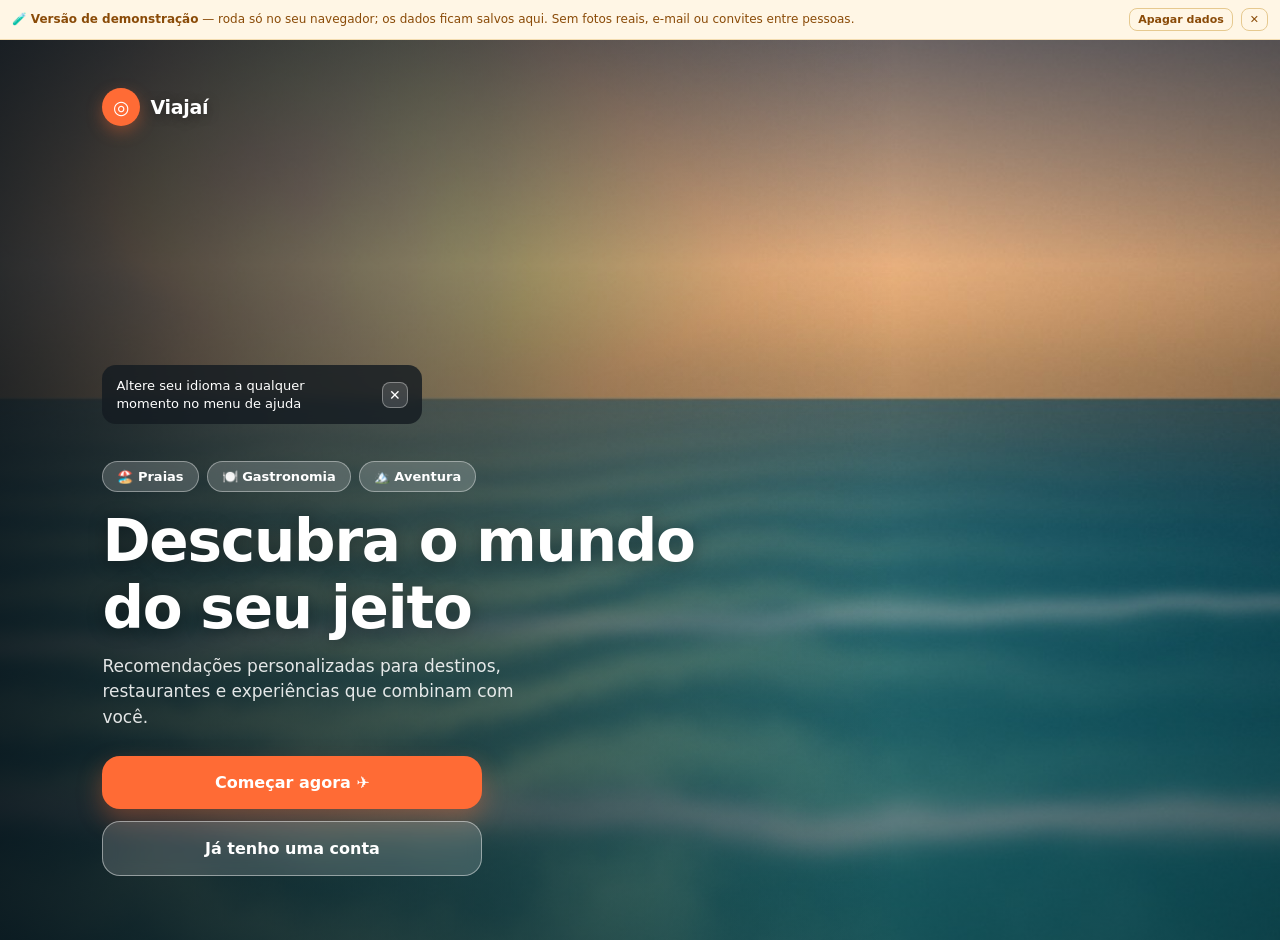
<file: index.html>
<!DOCTYPE html>
<html lang="pt-BR">
<head>
  <meta charset="UTF-8" />
  <meta name="viewport" content="width=device-width, initial-scale=1, viewport-fit=cover" />
  <meta name="theme-color" content="#0d1f2a" />
  <meta name="description" content="Viajaí: descubra destinos, planeje roteiros com IA, organize gastos e registre suas viagens." />
  <title>Viajaí · Descubra o mundo do seu jeito</title>
  <link rel="stylesheet" href="css/estilos.css" />
</head>
<body>
  <main class="app app--inicial">
    <section class="boas-vindas">
      <!-- Fotografia real de viagem (carregada do acervo verificado). Enquanto carrega
           — ou se não houver foto —, o fundo de reserva (ilustração + gradiente) aparece. -->
      <div class="boas-vindas__fundo" id="fundo" aria-hidden="true"></div>

      <header class="marca">
        <div class="marca__icone">◎</div>
        <span class="marca__nome">Viajaí</span>
      </header>

      <div class="boas-vindas__conteudo">
        <div class="aviso" id="aviso">
          <span>Altere seu idioma a qualquer momento no menu de ajuda</span>
          <button type="button" aria-label="Fechar aviso" id="fechar-aviso">✕</button>
        </div>

        <p class="boas-vindas__local" id="local-foto" hidden></p>

        <div class="chips-flutuantes">
          <span class="chip-vidro">🏖️ Praias</span>
          <span class="chip-vidro">🍽️ Gastronomia</span>
          <span class="chip-vidro">🏔️ Aventura</span>
        </div>

        <h1>Descubra o mundo<br />do seu jeito</h1>
        <p class="texto-apoio">
          Recomendações personalizadas para destinos, restaurantes e experiências que combinam com você.
        </p>

        <a class="botao botao--primario" href="cadastro.html">Começar agora ✈️</a>
        <a class="botao botao--vidro" href="login.html">Já tenho uma conta</a>
      </div>

      <p class="credito-fundo" id="credito-fundo" hidden></p>
    </section>
  </main>

  <script src="js/demo-dados.js"></script>
  <script src="js/demo-backend.js"></script>
  <script src="js/api.js"></script>
  <script src="js/ui.js"></script>
  <script src="js/inicio.js"></script>
</body>
</html>
</file>
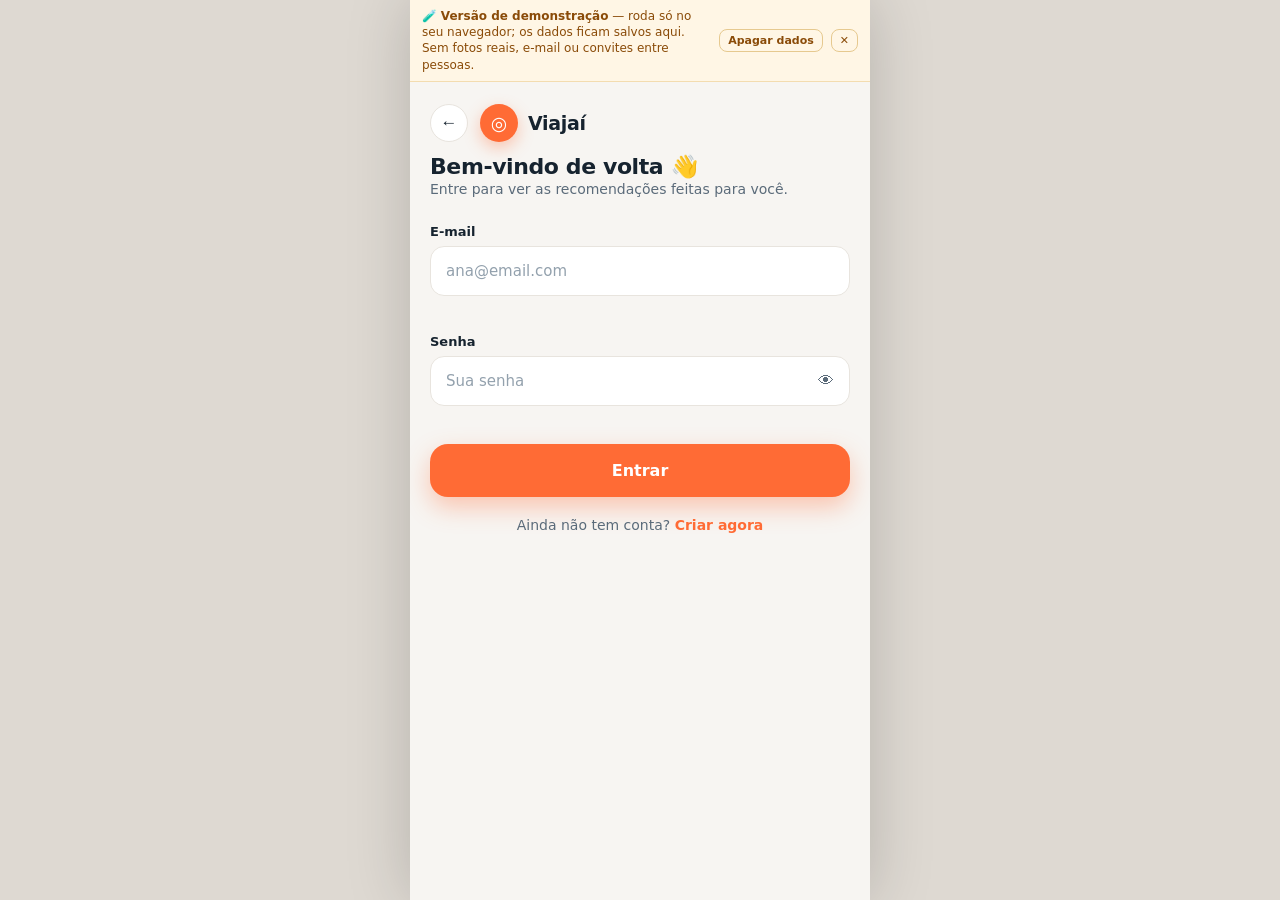
<file: app.html>
<!DOCTYPE html>
<html lang="pt-BR">
<head>
  <meta charset="UTF-8" />
  <meta name="viewport" content="width=device-width, initial-scale=1, viewport-fit=cover" />
  <title>Início · Viajaí</title>
  <link rel="stylesheet" href="vendor/leaflet/leaflet.css" />
  <link rel="stylesheet" href="css/estilos.css" />
</head>
<body>
  <main class="app">
    <header class="cabecalho-home">
      <div>
        <p class="texto-apoio" id="saudacao">Bem-vindo de volta</p>
        <h2 id="nome-usuario">…</h2>
      </div>
      <div style="display:flex;align-items:center;gap:10px">
        <button class="icone-redondo" id="atalho-salvos" title="Meus salvos">♥</button>
        <div class="avatar" id="avatar">?</div>
      </div>
    </header>

    <div class="busca">
      <label class="busca__caixa">
        <span>🔍</span>
        <input id="entrada-busca" type="search" placeholder="Buscar destinos, restaurantes..." />
      </label>
      <button class="busca__botao" id="botao-filtros" title="Filtros">⚙</button>
    </div>

    <div class="filtros" id="filtros"></div>

    <div class="conteudo">
      <!-- ---------------- Início ---------------- -->
      <section id="aba-inicio">
        <nav class="atalhos" aria-label="Ferramentas de viagem">
          <a class="atalho" href="viagens.html"><span class="atalho__icone">🧳</span>Viagens
            <span class="contador" id="contador-convites" hidden></span></a>
          <a class="atalho" href="comparar.html"><span class="atalho__icone">⚖️</span>Comparar</a>
          <a class="atalho" href="diario.html"><span class="atalho__icone">📔</span>Diário</a>
          <a class="atalho" href="comunidade.html"><span class="atalho__icone">💬</span>Comunidade</a>
        </nav>

        <div class="secao">
          <h2>Para você 🎯</h2>
          <button id="ver-todos">Ver todos</button>
        </div>
        <div class="carrossel" id="destaques"></div>

        <div class="secao" style="margin-top:18px">
          <h2>Explore mais</h2>
          <span class="texto-mini" id="contador-lugares"></span>
        </div>
        <div id="lista-lugares" class="carregando">
          <div class="esqueleto"></div><div class="esqueleto"></div><div class="esqueleto"></div>
        </div>
      </section>

      <!-- ---------------- Explorar ---------------- -->
      <section id="aba-explorar" hidden>
        <div class="bloco" id="painel-filtros">
          <h3>Filtrar resultados</h3>
          <div style="display:flex;gap:10px;margin-top:12px">
            <select class="selecao" id="filtro-preco">
              <option value="">Qualquer preço</option>
              <option value="1">Até $</option>
              <option value="2">Até $$</option>
              <option value="3">Até $$$</option>
              <option value="4">Até $$$$</option>
            </select>
            <select class="selecao" id="filtro-ordem">
              <option value="match">Maior match</option>
              <option value="nota">Melhor nota</option>
              <option value="populares">Mais salvos</option>
              <option value="preco">Menor preço</option>
              <option value="nome">Nome (A-Z)</option>
            </select>
          </div>
        </div>
        <div class="secao">
          <h2>Resultados</h2>
          <span class="texto-mini" id="contador-busca"></span>
        </div>
        <button type="button" class="botao botao--claro" id="ver-mapa" style="margin-bottom:12px">🗺️ Ver todos os lugares no mapa</button>
        <div id="lista-busca"></div>
      </section>

      <!-- ---------------- Salvos ---------------- -->
      <section id="aba-salvos" hidden>
        <div class="secao"><h2>Seus salvos ♥</h2><span class="texto-mini" id="contador-salvos"></span></div>
        <div id="lista-salvos"></div>
      </section>

      <!-- ---------------- Perfil ---------------- -->
      <section id="aba-perfil" hidden>
        <div class="perfil-topo">
          <div class="avatar" id="avatar-perfil">?</div>
          <div>
            <h2 id="perfil-nome">…</h2>
            <p class="texto-apoio" id="perfil-email"></p>
          </div>
        </div>

        <div class="bloco">
          <h3>Seu perfil de viagem</h3>
          <div class="etiquetas" id="perfil-interesses"></div>
          <div style="margin-top:14px">
            <div class="linha-info"><span>Orçamento</span><strong id="perfil-orcamento">—</strong></div>
            <div class="linha-info"><span>Localização</span><strong id="perfil-local">—</strong></div>
            <div class="linha-info"><span>Lugares salvos</span><strong id="perfil-salvos">0</strong></div>
            <div class="linha-info"><span>Conta verificada</span><strong id="perfil-verificado">—</strong></div>
          </div>
        </div>

        <div class="bloco">
          <h3>Suas viagens</h3>
          <div style="margin-top:10px">
            <a class="linha-info" href="viagens.html"><span>🧳 Viagens planejadas</span><strong id="perfil-viagens">—</strong></a>
            <a class="linha-info" href="diario.html"><span>📔 Diário e estatísticas</span><strong>›</strong></a>
            <a class="linha-info" href="comunidade.html"><span>💬 Comunidade de viajantes</span><strong>›</strong></a>
            <a class="linha-info" href="chat.html"><span>🔒 O que o Vai pode consultar</span><strong>›</strong></a>
          </div>
        </div>

        <button class="botao botao--claro" id="botao-interesses" type="button">
          Editar meus interesses
        </button>
        <button class="botao botao--texto" id="botao-sair">Sair da conta</button>
      </section>
    </div>

    <button class="fab" id="fab-chat" title="Falar com o Vai">💬</button>
    <span class="fab__legenda">Vai</span>

    <nav class="nav">
      <button data-aba="inicio" class="ativo"><span class="icone">🏠</span>Início</button>
      <button data-aba="explorar"><span class="icone">🔍</span>Explorar</button>
      <a href="viagens.html"><span class="icone">🧳</span>Viagens</a>
      <button data-aba="salvos"><span class="icone">🔖</span>Salvos</button>
      <button data-aba="perfil"><span class="icone">👤</span>Perfil</button>
    </nav>
  </main>

  <!-- Detalhes do lugar -->
  <div class="modal" id="modal">
    <div class="modal__fundo" data-fechar></div>
    <div class="modal__caixa">
      <div class="modal__foto" id="modal-foto"><div class="modal__puxador"></div></div>
      <p class="credito-foto" id="modal-credito" style="margin:-10px -20px 8px"></p>
      <div class="secao" style="align-items:center">
        <h2 id="modal-nome"></h2>
        <div class="match" id="modal-match"><span></span></div>
      </div>
      <p class="texto-apoio" id="modal-local"></p>
      <p style="margin:14px 0;font-size:14.5px;line-height:1.6" id="modal-descricao"></p>
      <div class="linha-info"><span>Avaliação</span><strong id="modal-nota"></strong></div>
      <div class="linha-info"><span>Faixa de preço</span><strong id="modal-preco"></strong></div>
      <div class="linha-info"><span>Distância de você</span><strong id="modal-distancia"></strong></div>
      <div class="linha-info"><span>Melhor época</span><strong id="modal-epoca"></strong></div>
      <button class="botao botao--primario" id="modal-favoritar" style="margin-top:18px">♥ Salvar</button>
      <div class="acoes-linha" style="margin-top:10px">
        <a class="botao botao--claro" id="modal-pagina" href="#">Ver detalhes e fotos</a>
        <a class="botao botao--suave" id="modal-planejar" href="#">🧳 Planejar viagem</a>
      </div>
      <button class="botao botao--texto" data-fechar>Fechar</button>
    </div>
  </div>

  <script src="vendor/leaflet/leaflet.js"></script>
  <script src="js/demo-dados.js"></script>
  <script src="js/demo-backend.js"></script>
  <script src="js/api.js"></script>
  <script src="js/ui.js"></script>
  <script src="js/app.js"></script>
</body>
</html>
</file>
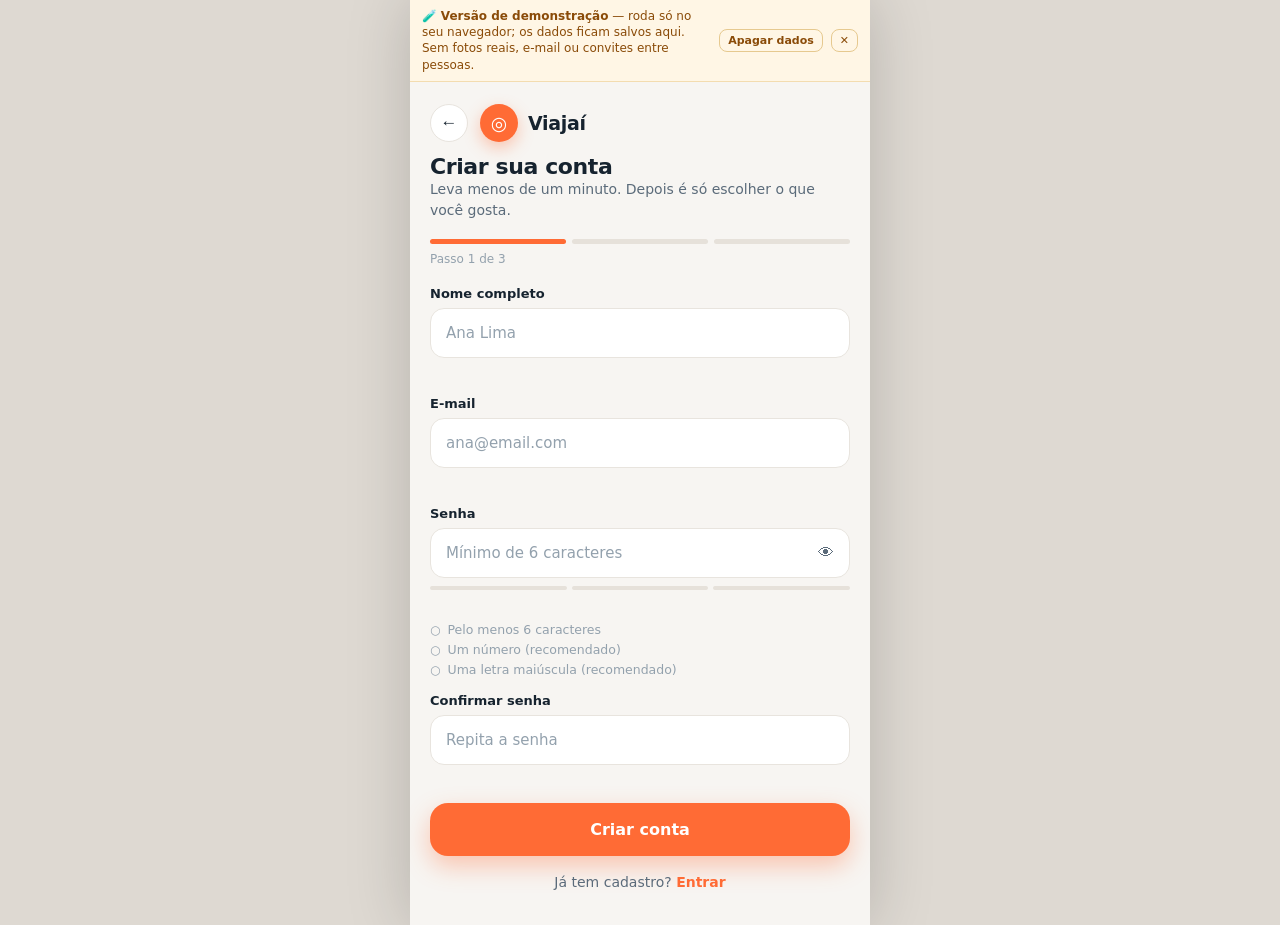
<file: cadastro.html>
<!DOCTYPE html>
<html lang="pt-BR">
<head>
  <meta charset="UTF-8" />
  <meta name="viewport" content="width=device-width, initial-scale=1, viewport-fit=cover" />
  <title>Criar conta · Viajaí</title>
  <link rel="stylesheet" href="css/estilos.css" />
</head>
<body>
  <main class="app">
    <header class="topo">
      <button class="topo__voltar" type="button" id="botao-voltar" aria-label="Voltar">←</button>
      <div class="marca">
        <div class="marca__icone">◎</div>
        <span class="marca__nome">Viajaí</span>
      </div>
    </header>

    <div class="conteudo conteudo--sem-nav">
      <!-- ============ ETAPA 1: dados da conta ============ -->
      <section id="etapa-dados">
        <h2>Criar sua conta</h2>
        <p class="texto-apoio">Leva menos de um minuto. Depois é só escolher o que você gosta.</p>
        <div class="passos">
          <span class="ativo"></span><span></span><span></span>
        </div>
        <p class="texto-mini">Passo 1 de 3</p>

        <div class="alerta" id="alerta-dados"></div>

        <form id="form-dados" novalidate style="margin-top: 18px">
          <div class="campo" id="campo-nome">
            <label for="nome">Nome completo</label>
            <div class="campo__caixa">
              <input id="nome" name="nome" type="text" placeholder="Ana Lima" autocomplete="name" />
              <span class="campo__estado"></span>
            </div>
            <span class="campo__mensagem"></span>
          </div>

          <div class="campo" id="campo-email">
            <label for="email">E-mail</label>
            <div class="campo__caixa">
              <input id="email" name="email" type="email" placeholder="ana@email.com" autocomplete="email" />
              <span class="campo__estado"></span>
            </div>
            <span class="campo__mensagem"></span>
          </div>

          <div class="campo" id="campo-senha">
            <label for="senha">Senha</label>
            <div class="campo__caixa">
              <input id="senha" name="senha" type="password" placeholder="Mínimo de 6 caracteres" autocomplete="new-password" />
              <button class="campo__acao" type="button" id="ver-senha" aria-label="Mostrar senha">👁</button>
            </div>
            <div class="forca" id="forca"><span></span><span></span><span></span></div>
            <span class="campo__mensagem"></span>
            <ul class="regras" id="regras">
              <li data-regra="tamanho">Pelo menos 6 caracteres</li>
              <li data-regra="numero">Um número (recomendado)</li>
              <li data-regra="maiuscula">Uma letra maiúscula (recomendado)</li>
            </ul>
          </div>

          <div class="campo" id="campo-confirmacao">
            <label for="confirmacao">Confirmar senha</label>
            <div class="campo__caixa">
              <input id="confirmacao" name="confirmacao" type="password" placeholder="Repita a senha" autocomplete="new-password" />
              <span class="campo__estado"></span>
            </div>
            <span class="campo__mensagem"></span>
          </div>

          <button class="botao botao--primario" type="submit" id="botao-cadastrar">Criar conta</button>
          <p class="texto-apoio" style="text-align:center;margin-top:16px">
            Já tem cadastro? <a href="login.html">Entrar</a>
          </p>
        </form>
      </section>

      <!-- ============ ETAPA 2: código de verificação ============ -->
      <section id="etapa-codigo" hidden>
        <h2>Confirme seu e-mail</h2>
        <p class="texto-apoio">
          Enviamos um código de 6 dígitos para <strong id="email-destino"></strong>.
        </p>
        <div class="passos">
          <span class="ativo"></span><span class="ativo"></span><span></span>
        </div>
        <p class="texto-mini">Passo 1 de 3 · verificação</p>

        <div class="alerta" id="alerta-codigo"></div>

        <form id="form-codigo" novalidate style="margin-top: 18px">
          <div class="campo" id="campo-codigo">
            <label>Código de verificação</label>
            <div class="codigo" id="codigo">
              <input type="text" inputmode="numeric" maxlength="1" aria-label="dígito 1" />
              <input type="text" inputmode="numeric" maxlength="1" aria-label="dígito 2" />
              <input type="text" inputmode="numeric" maxlength="1" aria-label="dígito 3" />
              <input type="text" inputmode="numeric" maxlength="1" aria-label="dígito 4" />
              <input type="text" inputmode="numeric" maxlength="1" aria-label="dígito 5" />
              <input type="text" inputmode="numeric" maxlength="1" aria-label="dígito 6" />
            </div>
            <span class="campo__mensagem"></span>
          </div>

          <button class="botao botao--primario" type="submit" id="botao-verificar">Verificar código</button>
          <button class="botao botao--texto" type="button" id="botao-reenviar">Reenviar código</button>
          <button class="botao botao--texto" type="button" id="botao-corrigir-email">Usar outro e-mail</button>
        </form>
      </section>
    </div>
  </main>

  <script src="js/demo-dados.js"></script>
  <script src="js/demo-backend.js"></script>
  <script src="js/api.js"></script>
  <script src="js/validacoes.js"></script>
  <script src="js/cadastro.js"></script>
</body>
</html>
</file>
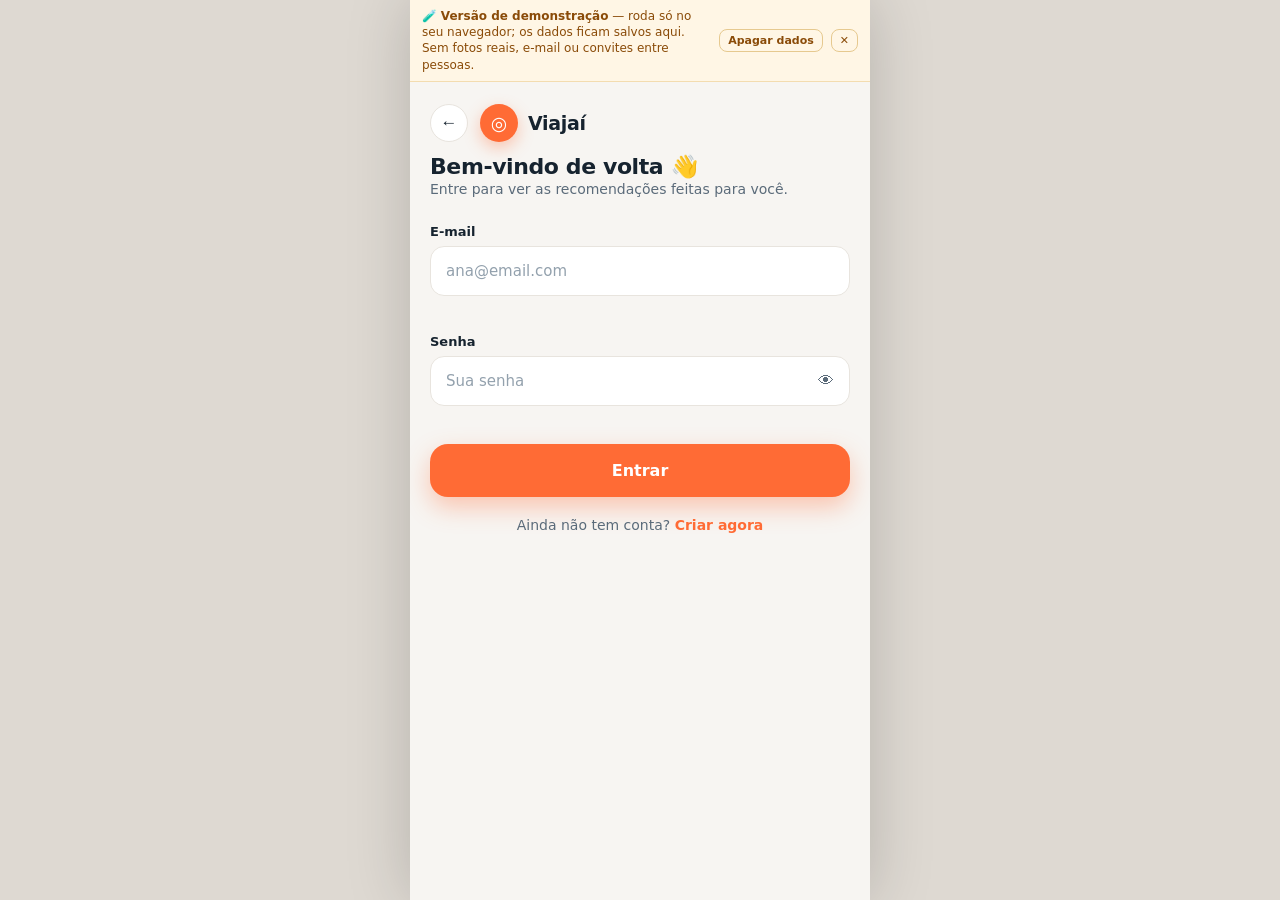
<file: chat.html>
<!DOCTYPE html>
<html lang="pt-BR">
<head>
  <meta charset="UTF-8" />
  <meta name="viewport" content="width=device-width, initial-scale=1, viewport-fit=cover" />
  <title>Vai · Assistente de viagem</title>
  <link rel="stylesheet" href="css/estilos.css" />
</head>
<body>
  <main class="app">
    <section class="chat">
      <header class="chat__topo">
        <button class="topo__voltar" type="button" id="botao-voltar" aria-label="Voltar">←</button>
        <div class="chat__avatar">🧳</div>
        <div>
          <h3>Vai</h3>
          <span class="chat__status">Assistente de viagem · online</span>
        </div>
        <span class="selo-ia" id="selo-ia">IA</span>
      </header>

      <div class="chat__ferramentas">
        <label class="visualmente-oculto" for="foco-viagem">Conversar sobre</label>
        <select id="foco-viagem">
          <option value="">💬 Conversa geral</option>
        </select>
        <button type="button" class="icone-botao" id="botao-permissoes" title="O que o Vai pode consultar"
                aria-label="Permissões do Vai">🔒</button>
      </div>

      <div class="chat__corpo" id="mensagens">
        <p class="chat__dia" id="dia">Hoje</p>
      </div>

      <div class="sugestoes" id="sugestoes"></div>

      <form class="chat__envio" id="form-chat">
        <input id="entrada" type="text" placeholder="Pergunte sobre sua viagem..." autocomplete="off" />
        <button type="submit" id="botao-enviar" aria-label="Enviar">➤</button>
      </form>
    </section>
  </main>

  <script src="js/demo-dados.js"></script>
  <script src="js/demo-backend.js"></script>
  <script src="js/api.js"></script>
  <script src="js/ui.js"></script>
  <script src="js/chat.js"></script>
</body>
</html>
</file>
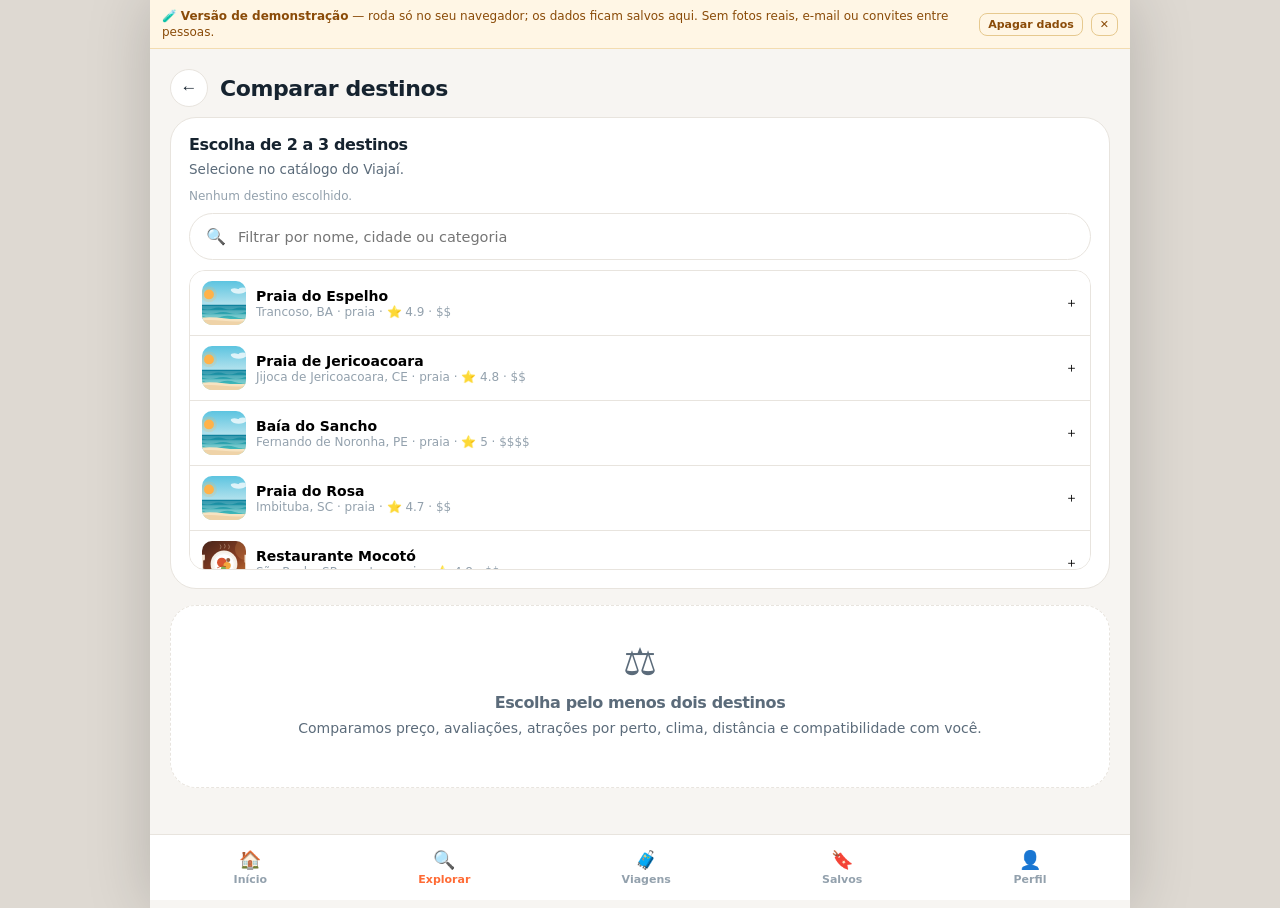
<file: comparar.html>
<!DOCTYPE html>
<html lang="pt-BR">
<head>
  <meta charset="UTF-8" />
  <meta name="viewport" content="width=device-width, initial-scale=1, viewport-fit=cover" />
  <title>Comparar destinos · Viajaí</title>
  <link rel="stylesheet" href="css/estilos.css" />
</head>
<body>
  <main class="app app--amplo">
    <header class="pagina-topo">
      <button class="topo__voltar" type="button" id="botao-voltar" aria-label="Voltar">←</button>
      <h1>Comparar destinos</h1>
    </header>
    <div class="conteudo">
      <div class="bloco">
        <h3>Escolha de 2 a 3 destinos</h3>
        <p class="texto-apoio" style="font-size:13.5px;margin-bottom:10px">Selecione no catálogo do Viajaí.</p>
        <div class="escolha-destinos" id="escolhidos" aria-live="polite"></div>
        <label class="busca__caixa" style="margin-bottom:10px">
          <span aria-hidden="true">🔍</span>
          <input id="filtro" type="search" placeholder="Filtrar por nome, cidade ou categoria" aria-label="Filtrar destinos" />
        </label>
        <div class="lista-escolha" id="lista" role="list"></div>
      </div>
      <div id="resultado"></div>
    </div>
  </main>
  <script src="js/demo-dados.js"></script>
  <script src="js/demo-backend.js"></script>
  <script src="js/api.js"></script>
  <script src="js/ui.js"></script>
  <script src="js/comparar.js"></script>
</body>
</html>
</file>
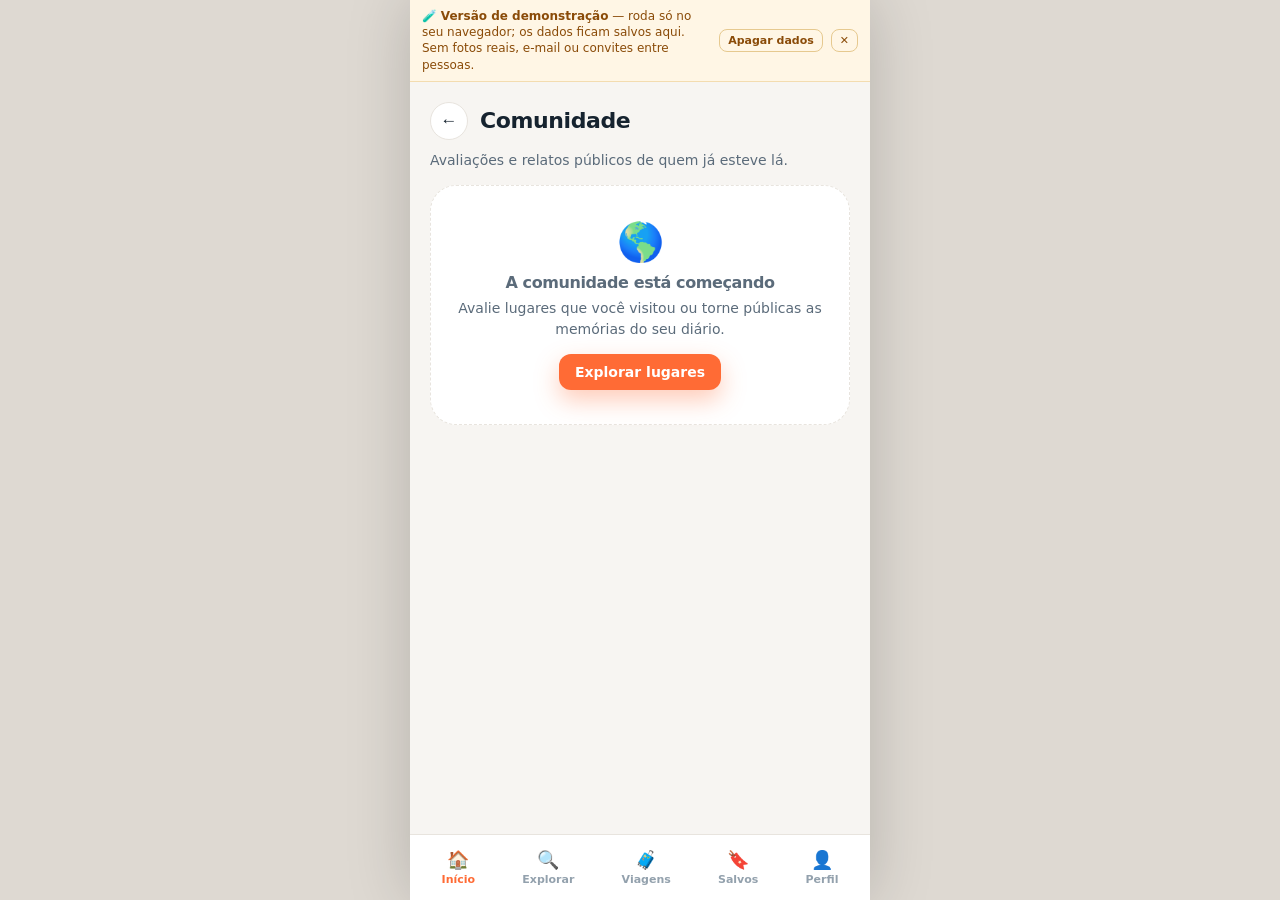
<file: comunidade.html>
<!DOCTYPE html>
<html lang="pt-BR">
<head>
  <meta charset="UTF-8" />
  <meta name="viewport" content="width=device-width, initial-scale=1, viewport-fit=cover" />
  <title>Comunidade · Viajaí</title>
  <link rel="stylesheet" href="css/estilos.css" />
</head>
<body>
  <main class="app">
    <header class="pagina-topo">
      <button class="topo__voltar" type="button" id="botao-voltar" aria-label="Voltar">←</button>
      <h1>Comunidade</h1>
    </header>
    <div class="conteudo">
      <p class="texto-apoio" style="margin-bottom:14px">Avaliações e relatos públicos de quem já esteve lá.</p>
      <div id="feed" aria-live="polite"></div>
    </div>
  </main>
  <script src="js/demo-dados.js"></script>
  <script src="js/demo-backend.js"></script>
  <script src="js/api.js"></script>
  <script src="js/ui.js"></script>
  <script src="js/comunidade.js"></script>
</body>
</html>
</file>
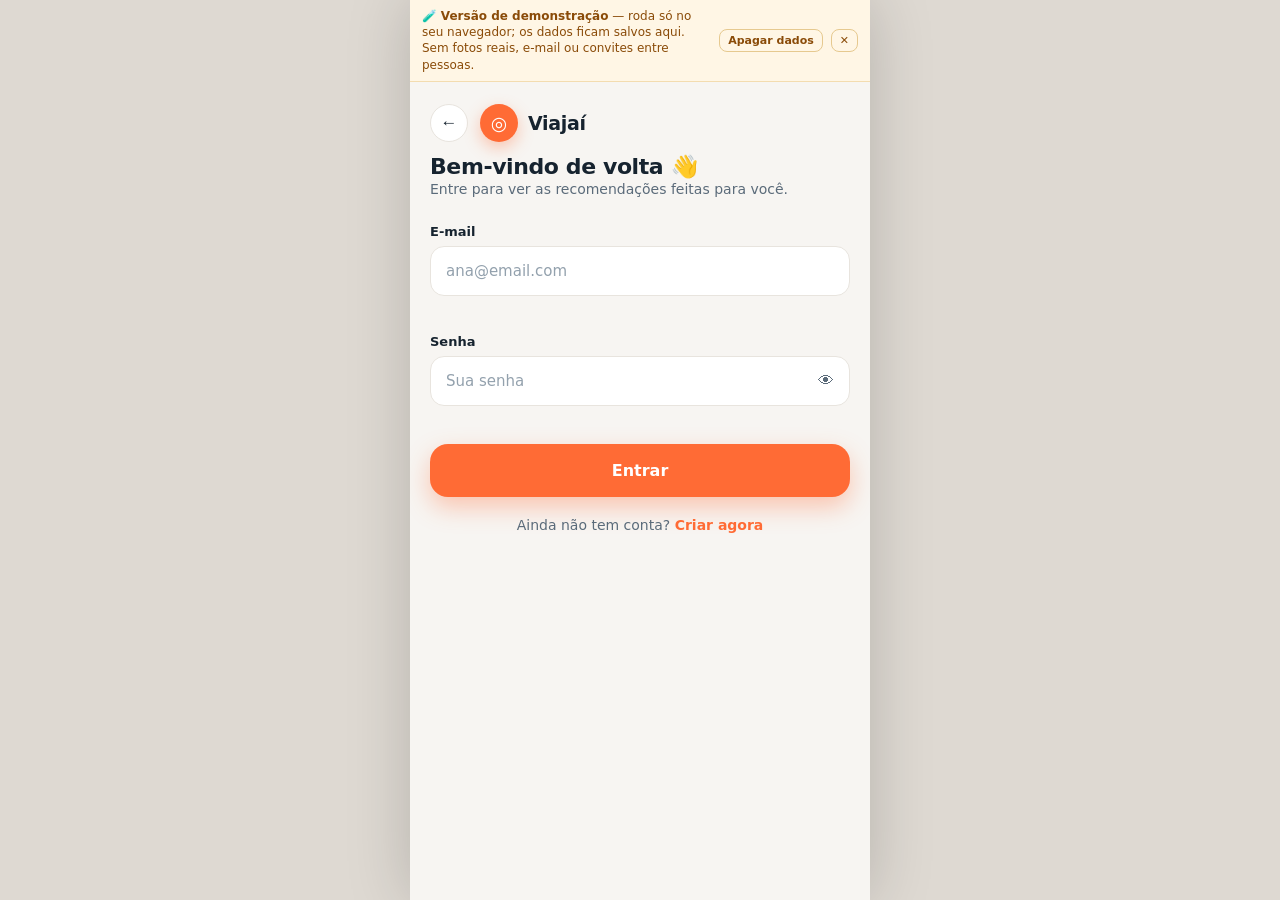
<file: diario.html>
<!DOCTYPE html>
<html lang="pt-BR">
<head>
  <meta charset="UTF-8" />
  <meta name="viewport" content="width=device-width, initial-scale=1, viewport-fit=cover" />
  <title>Diário de viagens · Viajaí</title>
  <link rel="stylesheet" href="css/estilos.css" />
</head>
<body>
  <main class="app app--amplo">
    <header class="pagina-topo">
      <button class="topo__voltar" type="button" id="botao-voltar" aria-label="Voltar">←</button>
      <h1>Diário de viagens</h1>
      <div class="pagina-topo__acoes"><button type="button" class="botao botao--primario botao--pequeno" id="novo-registro">＋ Memória</button></div>
    </header>
    <div class="conteudo">
      <section aria-label="Estatísticas" id="estatisticas"></section>
      <section aria-label="Linha do tempo" id="linha-tempo"></section>
    </div>
  </main>
  <script src="js/demo-dados.js"></script>
  <script src="js/demo-backend.js"></script>
  <script src="js/api.js"></script>
  <script src="js/ui.js"></script>
  <script src="js/formulario-viagem.js"></script>
  <script src="js/diario.js"></script>
</body>
</html>
</file>
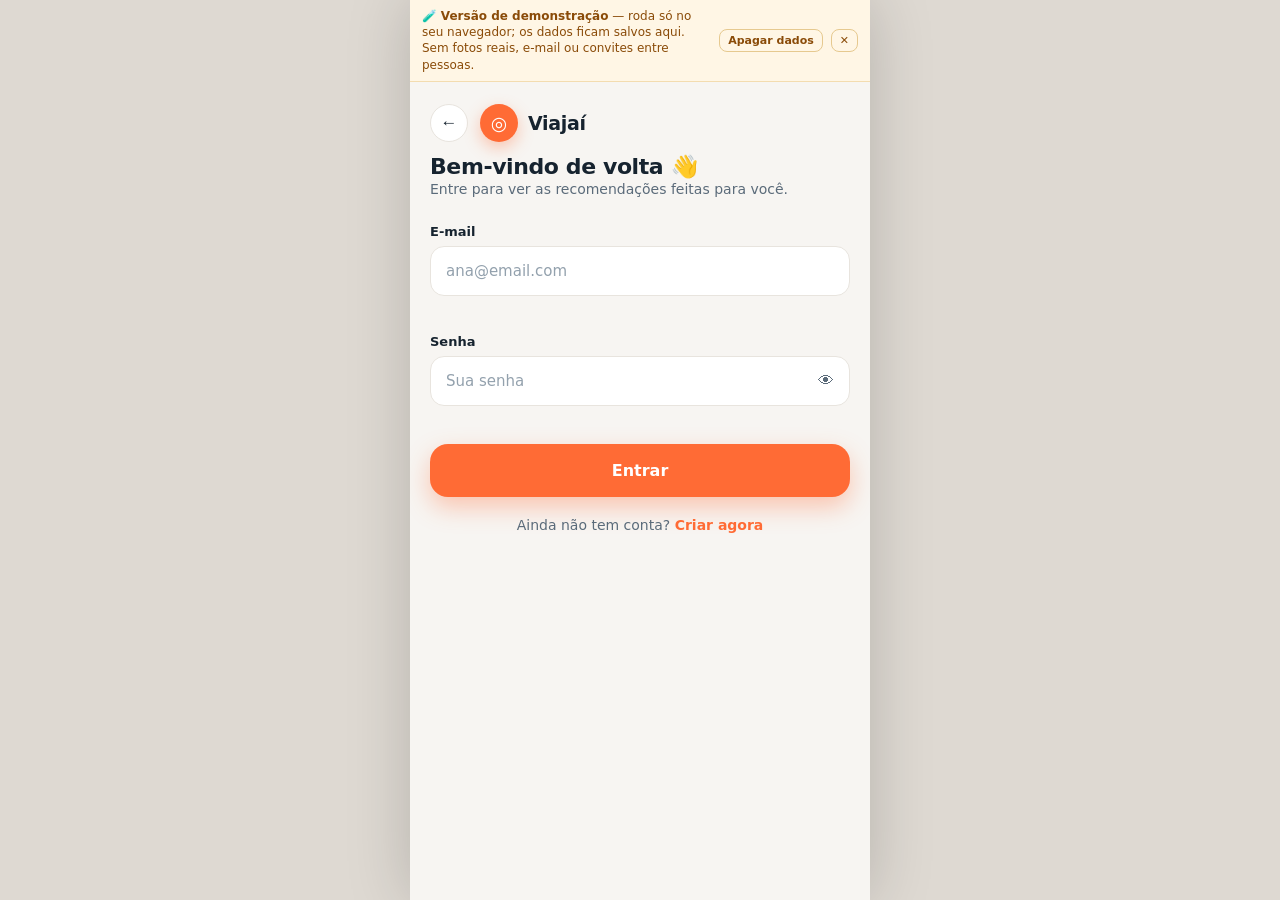
<file: interesses.html>
<!DOCTYPE html>
<html lang="pt-BR">
<head>
  <meta charset="UTF-8" />
  <meta name="viewport" content="width=device-width, initial-scale=1, viewport-fit=cover" />
  <title>Seus interesses · Viajaí</title>
  <link rel="stylesheet" href="css/estilos.css" />
</head>
<body>
  <main class="app">
    <header class="topo">
      <div class="marca">
        <div class="marca__icone">◎</div>
        <span class="marca__nome">Viajaí</span>
      </div>
    </header>

    <div class="conteudo conteudo--sem-nav">
      <h2>Seus interesses</h2>
      <p class="texto-apoio">Selecione o que você mais gosta. Quanto mais escolher, melhores as recomendações.</p>
      <div class="passos">
        <span class="ativo"></span><span class="ativo"></span><span></span>
      </div>
      <p class="texto-mini">Passo 2 de 3</p>

      <div class="alerta" id="alerta" style="margin-top:16px"></div>

      <div class="grade-interesses" id="grade-interesses"></div>

      <div class="bloco">
        <h3>Orçamento por viagem</h3>
        <p class="texto-apoio">Selecione sua faixa de gastos preferida.</p>
        <div class="orcamento" id="orcamento"></div>
        <p class="texto-mini" id="descricao-orcamento" style="text-align:center"></p>
      </div>

      <div class="bloco">
        <h3>Sua localização</h3>
        <p class="texto-apoio">Usamos para calcular a distância até cada destino.</p>
        <select class="selecao" id="cidade" style="margin-top:12px"></select>
      </div>
    </div>

    <div class="rodape-fixo">
      <button class="botao botao--primario" id="botao-salvar" type="button">
        Ver minhas recomendações →
      </button>
    </div>
  </main>

  <script src="js/demo-dados.js"></script>
  <script src="js/demo-backend.js"></script>
  <script src="js/api.js"></script>
  <script src="js/interesses.js"></script>
</body>
</html>
</file>
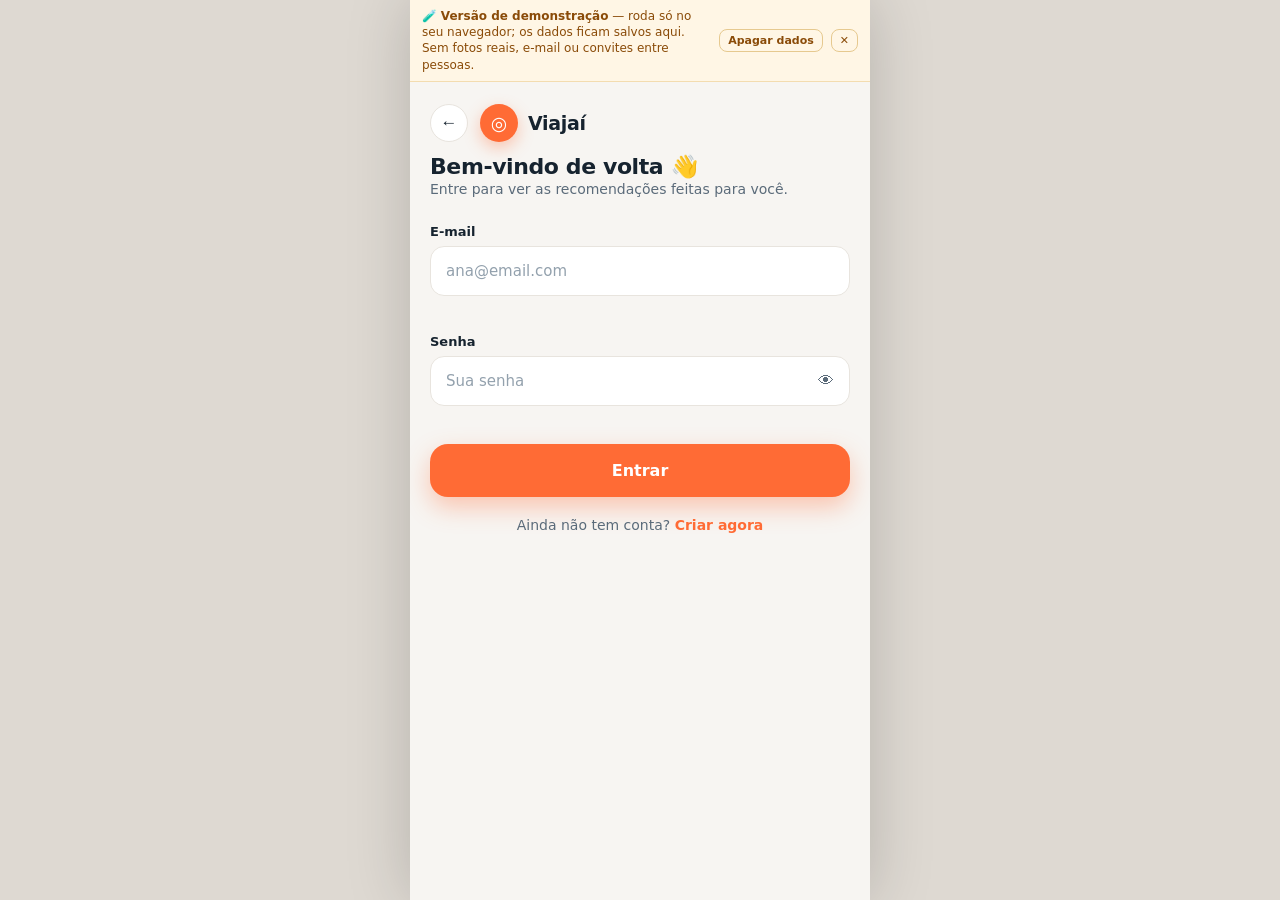
<file: login.html>
<!DOCTYPE html>
<html lang="pt-BR">
<head>
  <meta charset="UTF-8" />
  <meta name="viewport" content="width=device-width, initial-scale=1, viewport-fit=cover" />
  <title>Entrar · Viajaí</title>
  <link rel="stylesheet" href="css/estilos.css" />
</head>
<body>
  <main class="app">
    <header class="topo">
      <button class="topo__voltar" type="button" id="botao-voltar" aria-label="Voltar">←</button>
      <div class="marca">
        <div class="marca__icone">◎</div>
        <span class="marca__nome">Viajaí</span>
      </div>
    </header>

    <div class="conteudo conteudo--sem-nav">
      <h2>Bem-vindo de volta 👋</h2>
      <p class="texto-apoio">Entre para ver as recomendações feitas para você.</p>

      <div class="alerta" id="alerta"></div>

      <form id="form-login" novalidate style="margin-top: 24px">
        <div class="campo" id="campo-email">
          <label for="email">E-mail</label>
          <div class="campo__caixa">
            <input id="email" type="email" placeholder="ana@email.com" autocomplete="email" />
            <span class="campo__estado"></span>
          </div>
          <span class="campo__mensagem"></span>
        </div>

        <div class="campo" id="campo-senha">
          <label for="senha">Senha</label>
          <div class="campo__caixa">
            <input id="senha" type="password" placeholder="Sua senha" autocomplete="current-password" />
            <button class="campo__acao" type="button" id="ver-senha" aria-label="Mostrar senha">👁</button>
          </div>
          <span class="campo__mensagem"></span>
        </div>

        <button class="botao botao--primario" type="submit" id="botao-entrar">Entrar</button>
        <p class="texto-apoio" style="text-align:center;margin-top:18px">
          Ainda não tem conta? <a href="cadastro.html">Criar agora</a>
        </p>
      </form>
    </div>
  </main>

  <script src="js/demo-dados.js"></script>
  <script src="js/demo-backend.js"></script>
  <script src="js/api.js"></script>
  <script src="js/validacoes.js"></script>
  <script src="js/login.js"></script>
</body>
</html>
</file>
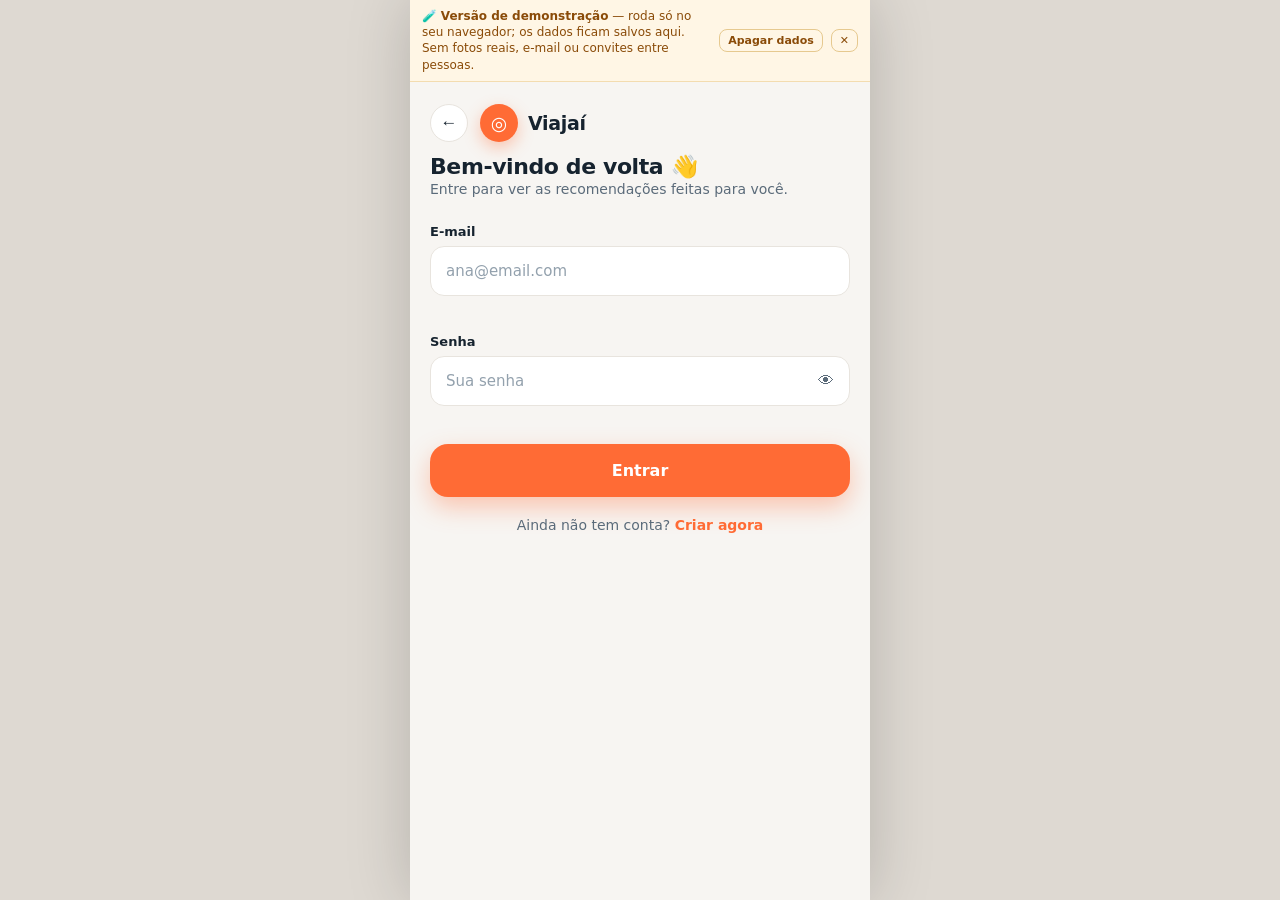
<file: lugar.html>
<!DOCTYPE html>
<html lang="pt-BR">
<head>
  <meta charset="UTF-8" />
  <meta name="viewport" content="width=device-width, initial-scale=1, viewport-fit=cover" />
  <title>Lugar · Viajaí</title>
  <link rel="stylesheet" href="vendor/leaflet/leaflet.css" />
  <link rel="stylesheet" href="css/estilos.css" />
</head>
<body>
  <main class="app app--amplo">
    <div class="galeria" id="galeria">
      <div class="galeria__topo">
        <button class="topo__voltar" type="button" id="botao-voltar" aria-label="Voltar">←</button>
        <button class="topo__voltar" type="button" id="botao-favorito" aria-label="Salvar lugar" aria-pressed="false">♡</button>
      </div>
      <div class="galeria__principal esqueleto" style="border-radius:0 0 26px 26px"></div>
    </div>

    <div class="conteudo" id="conteudo">
      <div class="carregando"><div class="esqueleto"></div><div class="esqueleto"></div></div>
    </div>
  </main>

  <script src="vendor/leaflet/leaflet.js"></script>
  <script src="js/demo-dados.js"></script>
  <script src="js/demo-backend.js"></script>
  <script src="js/api.js"></script>
  <script src="js/ui.js"></script>
  <script src="js/lugar.js"></script>
</body>
</html>
</file>
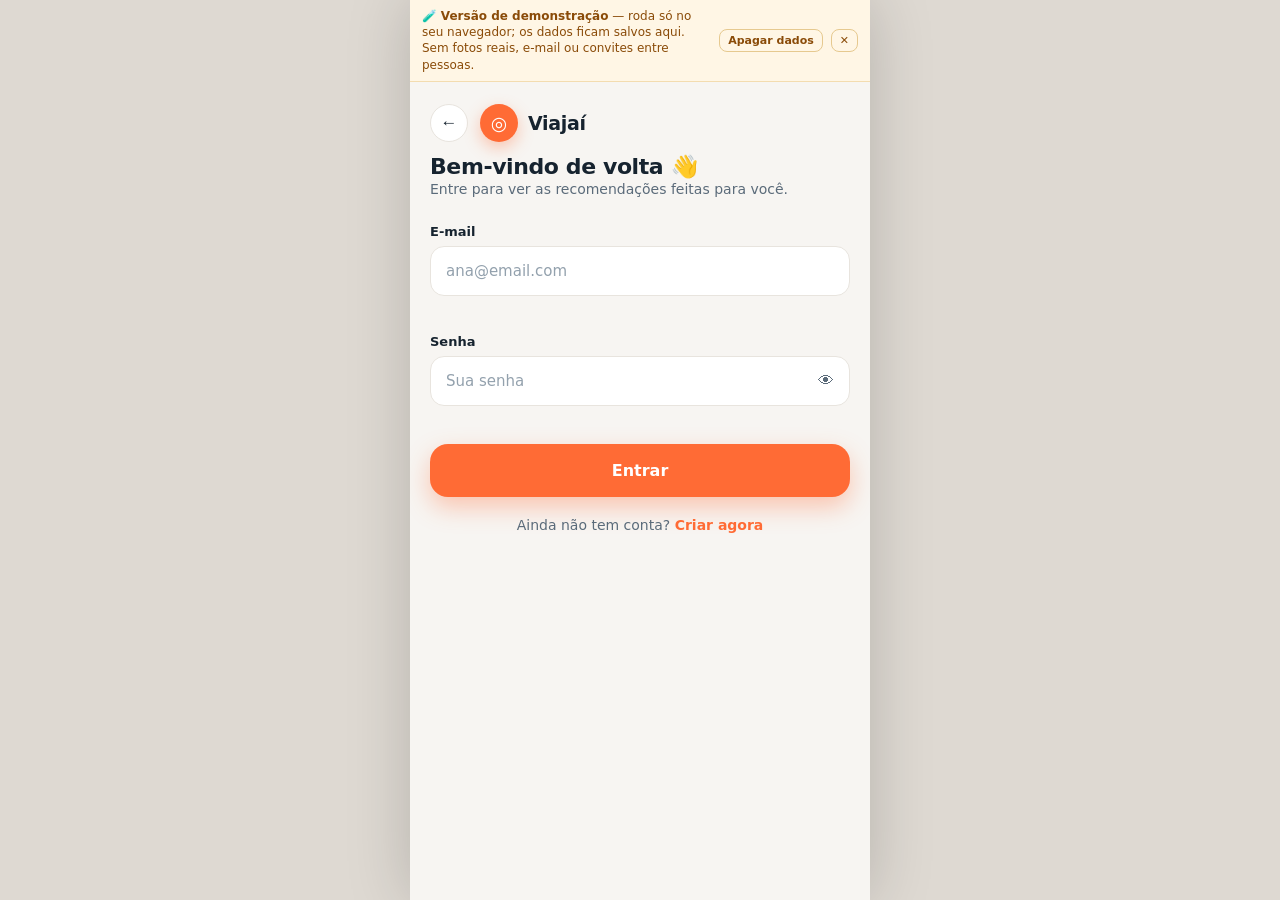
<file: viagem.html>
<!DOCTYPE html>
<html lang="pt-BR">
<head>
  <meta charset="UTF-8" />
  <meta name="viewport" content="width=device-width, initial-scale=1, viewport-fit=cover" />
  <title>Viagem · Viajaí</title>
  <link rel="stylesheet" href="vendor/leaflet/leaflet.css" />
  <link rel="stylesheet" href="css/estilos.css" />
</head>
<body>
  <main class="app app--amplo">
    <header class="pagina-topo">
      <button class="topo__voltar" type="button" id="botao-voltar" aria-label="Voltar">←</button>
      <h1 id="titulo-pagina">Viagem</h1>
      <div class="pagina-topo__acoes">
        <a class="icone-botao" id="abrir-vai" href="chat.html" title="Perguntar ao Vai sobre esta viagem" aria-label="Perguntar ao Vai">💬</a>
        <button type="button" class="icone-botao" id="editar-viagem" title="Editar viagem" aria-label="Editar viagem" hidden>✎</button>
        <button type="button" class="icone-botao" id="excluir-viagem" title="Excluir viagem" aria-label="Excluir viagem" hidden>🗑</button>
      </div>
    </header>

    <div id="capa"></div>

    <div class="abas" role="tablist" aria-label="Seções da viagem" id="abas"></div>

    <div class="conteudo">
      <section id="painel" role="tabpanel" aria-live="polite"></section>
    </div>
  </main>

  <script src="vendor/leaflet/leaflet.js"></script>
  <script src="js/demo-dados.js"></script>
  <script src="js/demo-backend.js"></script>
  <script src="js/api.js"></script>
  <script src="js/ui.js"></script>
  <script src="js/formulario-viagem.js"></script>
  <script src="js/viagem.js"></script>
  <script src="js/viagem-roteiro.js"></script>
  <script src="js/viagem-agenda.js"></script>
  <script src="js/viagem-gastos.js"></script>
  <script src="js/viagem-checklist.js"></script>
  <script src="js/viagem-mapa.js"></script>
  <script src="js/viagem-grupo.js"></script>
</body>
</html>
</file>
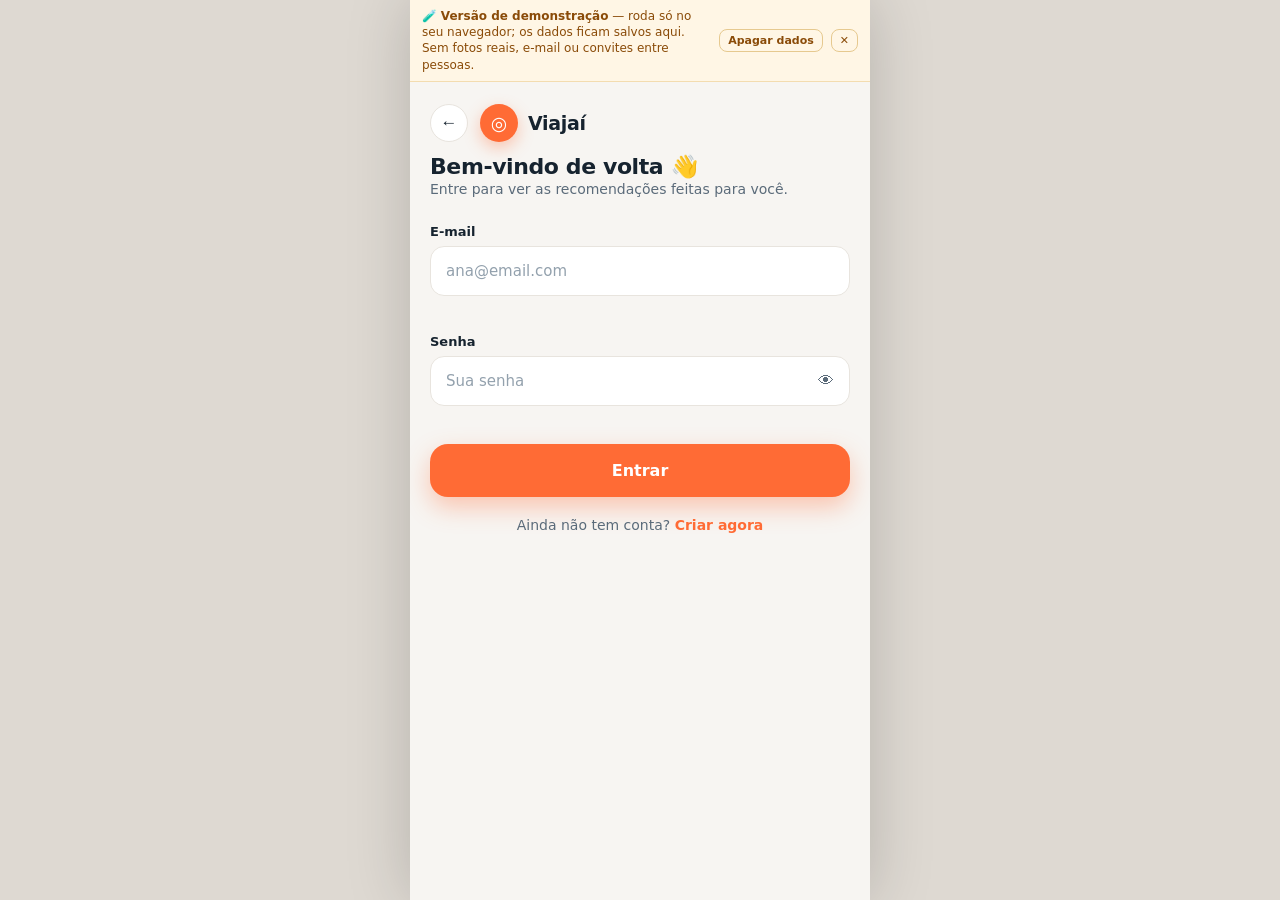
<file: viagens.html>
<!DOCTYPE html>
<html lang="pt-BR">
<head>
  <meta charset="UTF-8" />
  <meta name="viewport" content="width=device-width, initial-scale=1, viewport-fit=cover" />
  <title>Minhas viagens · Viajaí</title>
  <link rel="stylesheet" href="css/estilos.css" />
</head>
<body>
  <main class="app">
    <header class="pagina-topo">
      <h1>Minhas viagens</h1>
      <div class="pagina-topo__acoes">
        <button type="button" class="botao botao--primario botao--pequeno" id="nova-viagem">＋ Nova viagem</button>
      </div>
    </header>

    <div id="convites"></div>

    <div class="abas" role="tablist" aria-label="Filtrar viagens">
      <button class="aba" role="tab" data-status="" aria-selected="true">Todas</button>
      <button class="aba" role="tab" data-status="em_andamento" aria-selected="false">Em andamento <span class="contador" hidden></span></button>
      <button class="aba" role="tab" data-status="futura" aria-selected="false">Futuras <span class="contador" hidden></span></button>
      <button class="aba" role="tab" data-status="concluida" aria-selected="false">Concluídas <span class="contador" hidden></span></button>
    </div>

    <div class="conteudo">
      <div id="lista-viagens" aria-live="polite"></div>
    </div>
  </main>

  <script src="js/demo-dados.js"></script>
  <script src="js/demo-backend.js"></script>
  <script src="js/api.js"></script>
  <script src="js/ui.js"></script>
  <script src="js/formulario-viagem.js"></script>
  <script src="js/viagens.js"></script>
</body>
</html>
</file>
<file: css/estilos.css>
/* ============================================================
   Viajaí — folha de estilos única do frontend
   ============================================================ */

:root {
  --laranja: #ff6b35;
  --laranja-escuro: #e85a25;
  --laranja-claro: #fff1ea;
  --tinta: #16232f;
  --tinta-media: #5b6b7a;
  --tinta-fraca: #93a1ad;
  --fundo: #f7f5f2;
  --branco: #ffffff;
  --borda: #e8e4de;
  --verde: #16a34a;
  --azul: #2f80ed;
  --vermelho: #d92d20;
  --raio: 18px;
  --raio-g: 26px;
  --sombra: 0 8px 28px rgba(22, 35, 47, .08);
  --sombra-forte: 0 14px 40px rgba(22, 35, 47, .16);
  --fonte: "Segoe UI", system-ui, -apple-system, "Helvetica Neue", Arial, sans-serif;
}

* { box-sizing: border-box; }

html, body {
  margin: 0;
  padding: 0;
  font-family: var(--fonte);
  color: var(--tinta);
  background: #ded9d2;
  -webkit-font-smoothing: antialiased;
}

body { display: flex; justify-content: center; min-height: 100vh; }

/* Container que simula a tela do celular ------------------------------- */
.app {
  width: 100%;
  max-width: 460px;
  min-height: 100vh;
  background: var(--fundo);
  position: relative;
  overflow-x: hidden;
  box-shadow: 0 0 60px rgba(0, 0, 0, .18);
  display: flex;
  flex-direction: column;
}

.conteudo { flex: 1; padding: 0 20px 120px; }
.conteudo--sem-nav { padding-bottom: 32px; }

/* Tipografia ----------------------------------------------------------- */
h1, h2, h3 { margin: 0; line-height: 1.15; letter-spacing: -.4px; }
h1 { font-size: 30px; font-weight: 800; }
h2 { font-size: 22px; font-weight: 800; }
h3 { font-size: 16px; font-weight: 700; }
p { margin: 0; line-height: 1.5; }
.texto-apoio { color: var(--tinta-media); font-size: 14px; }
.texto-mini { color: var(--tinta-fraca); font-size: 12px; }
a { color: var(--laranja); text-decoration: none; font-weight: 600; }

/* Marca ---------------------------------------------------------------- */
.marca { display: flex; align-items: center; gap: 10px; }
.marca__icone {
  width: 38px; height: 38px; border-radius: 50%;
  background: var(--laranja); color: #fff;
  display: grid; place-items: center; font-size: 19px; font-weight: 700;
  box-shadow: 0 6px 16px rgba(255, 107, 53, .35);
}
.marca__nome { font-size: 19px; font-weight: 800; letter-spacing: -.3px; }

/* ======================= TELA DE BOAS-VINDAS ========================= */
.boas-vindas {
  position: relative;
  min-height: 100vh;
  display: flex;
  flex-direction: column;
  justify-content: space-between;
  padding: 28px 22px 34px;
  color: #fff;
  background-image: url("../assets/praia.jpg");
  background-size: cover;
  background-position: center;
  isolation: isolate;
}
.boas-vindas::after {
  content: "";
  position: absolute; inset: 0; z-index: -1;
  background: linear-gradient(180deg,
      rgba(10, 25, 35, .38) 0%,
      rgba(10, 25, 35, .10) 32%,
      rgba(10, 25, 35, .55) 68%,
      rgba(8, 20, 28, .86) 100%);
}
.boas-vindas .marca__nome { color: #fff; text-shadow: 0 2px 12px rgba(0, 0, 0, .35); }

.aviso {
  display: flex; align-items: center; gap: 12px;
  background: rgba(20, 28, 34, .82);
  backdrop-filter: blur(6px);
  color: #fff; font-size: 13px; line-height: 1.35;
  padding: 12px 14px; border-radius: 14px;
  margin: 0 auto 18px; max-width: 320px;
}
.aviso button {
  margin-left: auto; background: rgba(255, 255, 255, .14); border: 1px solid rgba(255, 255, 255, .35);
  color: #fff; width: 26px; height: 26px; border-radius: 8px; cursor: pointer; font-size: 14px;
}

.chips-flutuantes { display: flex; gap: 8px; flex-wrap: wrap; margin-bottom: 16px; }
.chip-vidro {
  background: rgba(255, 255, 255, .18);
  border: 1px solid rgba(255, 255, 255, .38);
  backdrop-filter: blur(8px);
  color: #fff; font-size: 13px; font-weight: 600;
  padding: 7px 14px; border-radius: 999px;
}

.boas-vindas h1 { font-size: 34px; text-shadow: 0 2px 18px rgba(0, 0, 0, .35); }
.boas-vindas .texto-apoio { color: rgba(255, 255, 255, .88); margin: 12px 0 26px; font-size: 15px; }

/* Botões --------------------------------------------------------------- */
.botao {
  display: flex; align-items: center; justify-content: center; gap: 8px;
  width: 100%; padding: 17px 20px; border-radius: var(--raio);
  font-family: var(--fonte); font-size: 16px; font-weight: 700;
  border: none; cursor: pointer; transition: transform .12s ease, filter .18s ease;
}
.botao:active { transform: scale(.985); }
.botao[disabled] { opacity: .6; cursor: not-allowed; }
.botao--primario { background: var(--laranja); color: #fff; box-shadow: 0 10px 24px rgba(255, 107, 53, .35); }
.botao--primario:hover:not([disabled]) { filter: brightness(1.05); }
.botao--vidro {
  background: rgba(255, 255, 255, .16); color: #fff;
  border: 1px solid rgba(255, 255, 255, .45); backdrop-filter: blur(8px);
  margin-top: 12px;
}
.botao--claro { background: var(--branco); color: var(--tinta); border: 1px solid var(--borda); }
.botao--texto { background: none; color: var(--laranja); box-shadow: none; padding: 12px; }

/* Cabeçalhos internos --------------------------------------------------- */
.topo { display: flex; align-items: center; gap: 12px; padding: 22px 20px 12px; }
.topo__voltar {
  width: 38px; height: 38px; border-radius: 50%; border: 1px solid var(--borda);
  background: var(--branco); cursor: pointer; font-size: 17px; color: var(--tinta);
}

.passos { display: flex; gap: 6px; margin: 18px 0 6px; }
.passos span { flex: 1; height: 5px; border-radius: 99px; background: #e6e1da; }
.passos span.ativo { background: var(--laranja); }

/* Formulários ----------------------------------------------------------- */
.campo { margin-bottom: 16px; }
.campo label { display: block; font-size: 13px; font-weight: 700; margin-bottom: 7px; color: var(--tinta); }
.campo__caixa { position: relative; display: flex; align-items: center; }
.campo input {
  width: 100%; padding: 15px 44px 15px 15px; font-size: 15px; font-family: var(--fonte);
  border: 1.5px solid var(--borda); border-radius: 14px; background: var(--branco); color: var(--tinta);
  transition: border-color .15s ease, box-shadow .15s ease;
}
.campo input:focus { outline: none; border-color: var(--laranja); box-shadow: 0 0 0 4px rgba(255, 107, 53, .14); }
.campo input::placeholder { color: var(--tinta-fraca); }
.campo__acao {
  position: absolute; right: 8px; background: none; border: none; cursor: pointer;
  font-size: 16px; padding: 8px; color: var(--tinta-media);
}
.campo__estado { position: absolute; right: 14px; font-size: 15px; pointer-events: none; }
.campo.valido input { border-color: #9ad5b0; }
.campo.invalido input { border-color: var(--vermelho); }
.campo__mensagem { display: block; font-size: 12.5px; margin-top: 6px; min-height: 16px; color: var(--tinta-media); }
.campo.invalido .campo__mensagem { color: var(--vermelho); }
.campo.valido .campo__mensagem { color: var(--verde); }

.forca { display: flex; gap: 5px; margin-top: 8px; }
.forca span { flex: 1; height: 4px; border-radius: 99px; background: #e6e1da; transition: background .2s ease; }
.forca span.fraca { background: #e5484d; }
.forca span.media { background: #f5a524; }
.forca span.forte { background: var(--verde); }

.regras { list-style: none; margin: 10px 0 0; padding: 0; display: grid; gap: 5px; }
.regras li { font-size: 12.5px; color: var(--tinta-fraca); display: flex; align-items: center; gap: 7px; }
.regras li.ok { color: var(--verde); }
.regras li::before { content: "○"; font-size: 12px; }
.regras li.ok::before { content: "●"; }

.alerta {
  padding: 13px 15px; border-radius: 14px; font-size: 13.5px; margin-bottom: 16px; display: none;
}
.alerta.visivel { display: block; }
.alerta--erro { background: #fdecea; color: #a4262c; border: 1px solid #f7cfcb; }
.alerta--ok { background: #e9f7ef; color: #14683a; border: 1px solid #c6ebd5; }

/* Código de verificação -------------------------------------------------- */
.codigo { display: flex; gap: 9px; justify-content: space-between; margin: 6px 0 4px; }
.codigo input {
  width: 100%; aspect-ratio: 1 / 1.15; text-align: center; font-size: 22px; font-weight: 800;
  border: 1.5px solid var(--borda); border-radius: 14px; background: var(--branco);
  font-family: var(--fonte); color: var(--tinta);
}
.codigo input:focus { outline: none; border-color: var(--laranja); box-shadow: 0 0 0 4px rgba(255, 107, 53, .14); }

/* Interesses ------------------------------------------------------------- */
.grade-interesses { display: grid; grid-template-columns: 1fr 1fr; gap: 12px; margin: 6px 0 22px; }
.interesse {
  position: relative; display: flex; align-items: center; gap: 11px;
  padding: 16px 14px; border-radius: var(--raio); border: 2px solid var(--borda);
  background: var(--branco); cursor: pointer; font-weight: 700; font-size: 15px;
  transition: border-color .15s ease, box-shadow .15s ease, transform .12s ease;
}
.interesse:active { transform: scale(.98); }
.interesse__icone { width: 34px; height: 34px; border-radius: 11px; display: grid; place-items: center; font-size: 17px; }
.interesse.selecionado { border-color: var(--laranja); background: var(--laranja-claro); }
.interesse.selecionado::after {
  content: "✓"; position: absolute; top: -9px; right: -7px;
  width: 24px; height: 24px; border-radius: 50%; background: var(--laranja); color: #fff;
  display: grid; place-items: center; font-size: 13px; font-weight: 700;
  box-shadow: 0 4px 10px rgba(255, 107, 53, .4);
}

.bloco { background: var(--branco); border: 1px solid var(--borda); border-radius: var(--raio-g); padding: 18px; margin-bottom: 16px; }
.bloco h3 { margin-bottom: 4px; }

.orcamento { display: flex; gap: 9px; margin: 14px 0 8px; }
.orcamento button {
  flex: 1; padding: 13px 0; border-radius: 14px; border: none; cursor: pointer;
  background: var(--laranja-claro); color: var(--laranja); font-weight: 800; font-size: 15px;
  font-family: var(--fonte); transition: all .15s ease;
}
.orcamento button.ativo { background: var(--laranja); color: #fff; box-shadow: 0 8px 18px rgba(255, 107, 53, .32); }

.selecao {
  width: 100%; padding: 14px 15px; border-radius: 14px; border: 1.5px solid var(--borda);
  background: var(--branco); font-family: var(--fonte); font-size: 15px; color: var(--tinta);
}
.selecao:focus { outline: none; border-color: var(--laranja); }

.rodape-fixo {
  position: sticky; bottom: 0; padding: 14px 20px calc(16px + env(safe-area-inset-bottom));
  background: linear-gradient(180deg, rgba(247, 245, 242, 0) 0%, var(--fundo) 32%);
}

/* ============================ HOME ==================================== */
.cabecalho-home {
  display: flex; align-items: flex-start; justify-content: space-between;
  padding: 26px 20px 14px;
}
.avatar {
  width: 44px; height: 44px; border-radius: 50%; background: linear-gradient(135deg, #ffb088, var(--laranja));
  color: #fff; display: grid; place-items: center; font-weight: 800; font-size: 15px;
  border: 2px solid #fff; box-shadow: var(--sombra);
}
.icone-redondo {
  width: 40px; height: 40px; border-radius: 50%; border: none; cursor: pointer;
  background: var(--laranja-claro); color: var(--laranja); font-size: 17px;
}

.busca { display: flex; align-items: center; gap: 10px; padding: 0 20px 14px; }
.busca__caixa {
  flex: 1; display: flex; align-items: center; gap: 10px; background: var(--branco);
  border: 1px solid var(--borda); border-radius: 999px; padding: 13px 16px;
}
.busca__caixa input { border: none; outline: none; flex: 1; font-size: 14.5px; font-family: var(--fonte); background: none; color: var(--tinta); }
.busca__botao {
  width: 44px; height: 44px; border-radius: 50%; border: none; background: var(--laranja);
  color: #fff; font-size: 16px; cursor: pointer; box-shadow: 0 8px 18px rgba(255, 107, 53, .32);
}

.filtros { display: flex; gap: 9px; overflow-x: auto; padding: 2px 20px 16px; scrollbar-width: none; }
.filtros::-webkit-scrollbar { display: none; }
.filtro {
  white-space: nowrap; padding: 10px 18px; border-radius: 999px; cursor: pointer;
  border: 1px solid var(--borda); background: var(--branco); color: var(--tinta);
  font-size: 14px; font-weight: 600; font-family: var(--fonte);
}
.filtro.ativo { background: var(--laranja); border-color: var(--laranja); color: #fff; }

.secao { display: flex; align-items: baseline; justify-content: space-between; padding: 6px 0 12px; }
.secao h2 { font-size: 19px; }
.secao a, .secao button {
  background: none; border: none; color: var(--laranja); font-weight: 700; font-size: 13.5px;
  cursor: pointer; font-family: var(--fonte);
}

/* Carrossel de destaques */
.carrossel {
  display: flex; gap: 14px; overflow-x: auto; padding-bottom: 8px; scroll-snap-type: x mandatory;
  scrollbar-width: none; margin: 0 -20px; padding-left: 20px; padding-right: 20px;
}
.carrossel::-webkit-scrollbar { display: none; }
.destaque {
  position: relative; min-width: 224px; height: 246px; border-radius: 22px; overflow: hidden;
  scroll-snap-align: start; cursor: pointer; background: #ddd; box-shadow: var(--sombra);
}
.destaque__foto { position: absolute; inset: 0; background-size: cover; background-position: center; }
.destaque__foto::after {
  content: ""; position: absolute; inset: 0;
  background: linear-gradient(180deg, rgba(0, 0, 0, .18) 0%, rgba(0, 0, 0, 0) 40%, rgba(0, 0, 0, .75) 100%);
}
.destaque__etiqueta {
  position: absolute; top: 12px; left: 12px; background: rgba(255, 255, 255, .92);
  color: var(--tinta); font-size: 11.5px; font-weight: 800; padding: 5px 11px; border-radius: 999px;
  text-transform: capitalize;
}
.destaque__etiqueta--laranja { background: var(--laranja); color: #fff; }
.destaque__coracao {
  position: absolute; top: 10px; right: 10px; width: 32px; height: 32px; border-radius: 50%;
  border: none; background: rgba(255, 255, 255, .92); cursor: pointer; font-size: 14px; color: var(--laranja);
}
.destaque__info { position: absolute; left: 0; right: 0; bottom: 0; padding: 14px; color: #fff; }
.destaque__info h3 { font-size: 15.5px; }
.destaque__meta { display: flex; align-items: center; gap: 8px; font-size: 12.5px; margin-top: 5px; color: rgba(255, 255, 255, .9); }

/* Lista */
.cartao {
  display: flex; gap: 13px; align-items: center; background: var(--branco);
  border: 1px solid var(--borda); border-radius: 20px; padding: 11px; margin-bottom: 12px;
  cursor: pointer; transition: box-shadow .16s ease, transform .12s ease;
}
.cartao:hover { box-shadow: var(--sombra); }
.cartao:active { transform: scale(.995); }
.cartao__foto { width: 92px; height: 82px; border-radius: 15px; background-size: cover; background-position: center; flex-shrink: 0; }
.cartao__corpo { flex: 1; min-width: 0; }
.cartao__corpo h3 { font-size: 15px; margin-bottom: 5px; }
.cartao__linha { display: flex; align-items: center; gap: 7px; font-size: 12.5px; color: var(--tinta-media); flex-wrap: wrap; }
.categoria { color: var(--laranja); font-weight: 700; text-transform: capitalize; }
.nota { font-weight: 700; color: var(--tinta); }

/* Anel de match */
.match {
  --p: 0;
  width: 46px; height: 46px; border-radius: 50%; flex-shrink: 0;
  background: conic-gradient(var(--verde) calc(var(--p) * 1%), #e9ece9 0);
  display: grid; place-items: center; position: relative;
}
.match::before { content: ""; position: absolute; inset: 3.5px; background: var(--branco); border-radius: 50%; }
.match span { position: relative; font-size: 11.5px; font-weight: 800; color: var(--verde); }
.match--sobre { position: absolute; right: 12px; bottom: 74px; box-shadow: 0 4px 14px rgba(0, 0, 0, .2); }

.vazio { text-align: center; padding: 44px 20px; color: var(--tinta-media); }
.vazio__icone { font-size: 38px; margin-bottom: 10px; }

.carregando { display: grid; gap: 12px; }
.esqueleto { height: 104px; border-radius: 20px; background: linear-gradient(90deg, #ececec 25%, #f6f6f6 50%, #ececec 75%); background-size: 200% 100%; animation: brilho 1.2s infinite; }
@keyframes brilho { from { background-position: 200% 0; } to { background-position: -200% 0; } }

/* Navegação inferior ---------------------------------------------------- */
.nav {
  position: fixed; bottom: 0; left: 50%; transform: translateX(-50%);
  width: 100%; max-width: 460px; background: rgba(255, 255, 255, .97);
  backdrop-filter: blur(10px); border-top: 1px solid var(--borda);
  display: flex; justify-content: space-around; align-items: center;
  padding: 9px 8px calc(9px + env(safe-area-inset-bottom)); z-index: 20;
}
.nav button {
  background: none; border: none; cursor: pointer; font-family: var(--fonte);
  display: flex; flex-direction: column; align-items: center; gap: 3px;
  font-size: 11px; font-weight: 700; color: var(--tinta-fraca); padding: 5px 12px; border-radius: 12px;
}
.nav button .icone, .nav a .icone { font-size: 18px; }
.nav button.ativo, .nav a.ativo { color: var(--laranja); }
.nav a {
  display: flex; flex-direction: column; align-items: center; gap: 3px; font-family: var(--fonte);
  font-size: 11px; font-weight: 700; color: var(--tinta-fraca); padding: 5px 10px; border-radius: 12px;
}
.destaque__foto img { width: 100%; height: 100%; object-fit: cover; display: block; }
img.cartao__foto { object-fit: cover; background: #ddd; }
a.linha-info { color: var(--tinta); font-weight: 400; }

.fab {
  position: fixed; right: max(16px, calc(50% - 214px)); bottom: 78px; z-index: 25;
  width: 58px; height: 58px; border-radius: 50%; border: 3px solid #fff;
  background: linear-gradient(135deg, #6b4b3a, #3d2a20); color: #fff; font-size: 22px;
  cursor: pointer; box-shadow: var(--sombra-forte);
  display: grid; place-items: center;
}
.fab__legenda {
  position: fixed; right: max(16px, calc(50% - 214px)); bottom: 60px; z-index: 25;
  width: 58px; text-align: center; font-size: 10.5px; font-weight: 800; color: var(--laranja);
}

/* ============================ CHAT ==================================== */
.chat { display: flex; flex-direction: column; height: 100vh; }
.chat__topo {
  display: flex; align-items: center; gap: 12px; padding: 18px 18px 14px;
  border-bottom: 1px solid var(--borda); background: var(--branco);
}
.chat__avatar {
  width: 42px; height: 42px; border-radius: 50%; background: linear-gradient(135deg, #7a5540, #3d2a20);
  color: #fff; display: grid; place-items: center; font-size: 19px;
}
.chat__status { font-size: 12px; color: var(--verde); display: flex; align-items: center; gap: 5px; }
.chat__status::before { content: ""; width: 7px; height: 7px; border-radius: 50%; background: var(--verde); }
.selo-ia { margin-left: auto; background: var(--laranja-claro); color: var(--laranja); font-size: 11px; font-weight: 800; padding: 5px 10px; border-radius: 999px; }

.chat__corpo { flex: 1; overflow-y: auto; padding: 18px; display: flex; flex-direction: column; gap: 12px; }
.chat__dia { text-align: center; font-size: 11.5px; color: var(--tinta-fraca); margin: 4px 0; }
.mensagem { display: flex; gap: 9px; align-items: flex-end; max-width: 86%; }
.mensagem--ia { align-self: flex-start; }
.mensagem--usuario { align-self: flex-end; flex-direction: row-reverse; }
.mensagem__bolha {
  background: var(--branco); border: 1px solid var(--borda); padding: 13px 15px;
  border-radius: 18px 18px 18px 5px; font-size: 14.5px; line-height: 1.5; white-space: pre-wrap;
  box-shadow: 0 2px 8px rgba(22, 35, 47, .05);
}
.mensagem--usuario .mensagem__bolha {
  background: var(--laranja); color: #fff; border-color: var(--laranja);
  border-radius: 18px 18px 5px 18px;
}
.mensagem__mini {
  width: 30px; height: 30px; border-radius: 50%; flex-shrink: 0; display: grid; place-items: center;
  font-size: 14px; background: linear-gradient(135deg, #7a5540, #3d2a20); color: #fff;
}
.mensagem--usuario .mensagem__mini { background: var(--laranja); }
.digitando span {
  display: inline-block; width: 7px; height: 7px; border-radius: 50%; background: var(--tinta-fraca);
  margin-right: 3px; animation: pular 1s infinite;
}
.digitando span:nth-child(2) { animation-delay: .15s; }
.digitando span:nth-child(3) { animation-delay: .3s; }
@keyframes pular { 0%, 60%, 100% { transform: translateY(0); opacity: .5; } 30% { transform: translateY(-5px); opacity: 1; } }

.sugestoes { display: flex; gap: 8px; flex-wrap: wrap; padding: 0 18px 10px; }
.sugestao {
  background: var(--branco); border: 1px solid var(--laranja); color: var(--laranja);
  border-radius: 999px; padding: 9px 15px; font-size: 13px; font-weight: 700;
  cursor: pointer; font-family: var(--fonte);
}

.chat__envio {
  display: flex; align-items: center; gap: 10px; padding: 12px 16px calc(14px + env(safe-area-inset-bottom));
  border-top: 1px solid var(--borda); background: var(--branco);
}
.chat__envio input {
  flex: 1; border: 1px solid var(--borda); background: var(--fundo); border-radius: 999px;
  padding: 14px 18px; font-size: 14.5px; font-family: var(--fonte); color: var(--tinta);
}
.chat__envio input:focus { outline: none; border-color: var(--laranja); }
.chat__envio button {
  width: 46px; height: 46px; border-radius: 50%; border: none; background: var(--laranja); color: #fff;
  font-size: 17px; cursor: pointer; box-shadow: 0 8px 18px rgba(255, 107, 53, .32);
}

/* Perfil ---------------------------------------------------------------- */
.perfil-topo { display: flex; align-items: center; gap: 14px; margin: 8px 0 20px; }
.perfil-topo .avatar { width: 62px; height: 62px; font-size: 20px; }
.linha-info { display: flex; justify-content: space-between; padding: 13px 0; border-bottom: 1px solid var(--borda); font-size: 14.5px; }
.linha-info:last-child { border-bottom: none; }
.linha-info strong { font-weight: 700; }
.etiquetas { display: flex; flex-wrap: wrap; gap: 8px; margin-top: 10px; }
.etiqueta { background: var(--laranja-claro); color: var(--laranja); font-size: 12.5px; font-weight: 700; padding: 7px 13px; border-radius: 999px; }

/* Modal de detalhes ------------------------------------------------------ */
.modal { position: fixed; inset: 0; z-index: 40; display: none; }
.modal.aberto { display: block; }
.modal__fundo { position: absolute; inset: 0; background: rgba(10, 20, 28, .5); }
.modal__caixa {
  position: absolute; left: 50%; bottom: 0; transform: translateX(-50%);
  width: 100%; max-width: 460px; background: var(--branco);
  border-radius: 26px 26px 0 0; padding: 0 20px 26px; max-height: 88vh; overflow-y: auto;
  animation: subir .22s ease;
}
@keyframes subir { from { transform: translate(-50%, 40px); opacity: .4; } to { transform: translate(-50%, 0); opacity: 1; } }
.modal__foto { height: 180px; margin: 0 -20px 16px; background-size: cover; background-position: center; border-radius: 26px 26px 0 0; }
.modal__puxador { width: 42px; height: 4px; border-radius: 99px; background: rgba(255, 255, 255, .8); margin: 10px auto 0; }

@media (max-width: 480px) {
  .app { box-shadow: none; }
  .fab, .fab__legenda { right: 16px; }
}

/* ======================================================================
   EXPANSÃO — componentes compartilhados (mesma identidade visual)
   ====================================================================== */
:root {
  --trilho: #eeeae4;
  --sucesso-claro: #e9f7ef;
  --aviso: #b45309;
  --aviso-claro: #fff6e5;
  --erro-claro: #fdecea;
  --azul-claro: #eaf2fe;
  --foco: 0 0 0 3px rgba(255, 107, 53, .45);
  --transicao: .18s ease;
}

:focus-visible { outline: none; box-shadow: var(--foco); border-radius: 10px; }
.sem-rolagem { overflow: hidden; }
.visualmente-oculto { position: absolute !important; width: 1px; height: 1px; overflow: hidden; clip: rect(0 0 0 0); white-space: nowrap; }
img { max-width: 100%; }
.img--falhou { visibility: hidden; }

@media (prefers-reduced-motion: reduce) {
  *, *::before, *::after { animation-duration: .01ms !important; transition-duration: .01ms !important; }
}

/* Telas mais ricas (viagem, comparador, diário) ganham largura em telas grandes */
@media (min-width: 1024px) {
  .app--amplo { max-width: 980px; }
  .app--amplo ~ .nav, .app--amplo .nav { max-width: 980px; }
}

/* Botões extras */
.botao--pequeno { width: auto; padding: 10px 16px; font-size: 14px; border-radius: 12px; }
.botao--perigo { background: var(--vermelho); color: #fff; }
.botao--contorno { background: transparent; color: var(--laranja); border: 1.5px solid var(--laranja); }
.botao--suave { background: var(--laranja-claro); color: var(--laranja); }
.botao--linha { width: auto; display: inline-flex; }
.icone-botao {
  width: 36px; height: 36px; border-radius: 50%; border: 1px solid var(--borda); background: var(--branco);
  cursor: pointer; font-size: 15px; color: var(--tinta); display: inline-grid; place-items: center; flex-shrink: 0;
  transition: background var(--transicao);
}
.icone-botao:hover { background: var(--fundo); }
.icone-botao[disabled] { opacity: .4; cursor: not-allowed; }
.acoes-linha { display: flex; gap: 10px; margin-top: 18px; }
.acoes-linha .botao { flex: 1; }
.girando {
  width: 15px; height: 15px; border-radius: 50%; border: 2px solid currentColor; border-right-color: transparent;
  display: inline-block; animation: girar .7s linear infinite;
}
@keyframes girar { to { transform: rotate(360deg); } }

/* Cabeçalho das páginas internas */
.pagina-topo {
  display: flex; align-items: center; gap: 12px; padding: 20px 20px 10px;
  position: sticky; top: 0; z-index: 15; background: linear-gradient(180deg, var(--fundo) 80%, rgba(247,245,242,0));
}
.pagina-topo h1 { font-size: 22px; flex: 1; }
.pagina-topo__acoes { display: flex; gap: 8px; }

/* Formulários (selects, textareas e grade) */
.form { display: grid; gap: 4px; }
.form-grade { display: grid; grid-template-columns: 1fr 1fr; gap: 0 12px; }
.campo select, .campo textarea, .campo input[type="date"], .campo input[type="time"], .campo input[type="datetime-local"], .campo input[type="number"] {
  width: 100%; padding: 13px 14px; font-size: 15px; font-family: var(--fonte); border: 1.5px solid var(--borda);
  border-radius: 14px; background: var(--branco); color: var(--tinta);
}
.campo textarea { min-height: 88px; resize: vertical; line-height: 1.5; }
.campo input.simples { padding-right: 14px; }
.campo select:focus, .campo textarea:focus { outline: none; border-color: var(--laranja); box-shadow: 0 0 0 4px rgba(255, 107, 53, .14); }
.campo .invalido, .campo input.invalido { border-color: var(--vermelho) !important; }
.campo-erro { color: var(--vermelho); font-size: 12.5px; margin: 6px 0 0; }
.dica { font-size: 12.5px; color: var(--tinta-fraca); margin-top: 6px; }
.alternador { display: flex; align-items: center; gap: 10px; font-size: 14.5px; cursor: pointer; padding: 6px 0; }
.alternador input { width: 20px; height: 20px; accent-color: var(--laranja); }

/* Chips de abas / segmentos */
.abas { display: flex; gap: 8px; overflow-x: auto; padding: 4px 20px 14px; scrollbar-width: none; }
.abas::-webkit-scrollbar { display: none; }
.aba {
  white-space: nowrap; padding: 9px 15px; border-radius: 999px; cursor: pointer; border: 1px solid var(--borda);
  background: var(--branco); color: var(--tinta); font: 600 13.5px var(--fonte); transition: all var(--transicao);
}
.aba[aria-selected="true"], .aba.ativo { background: var(--tinta); border-color: var(--tinta); color: #fff; }
.aba .contador { margin-left: 6px; background: var(--laranja); color: #fff; border-radius: 99px; padding: 1px 7px; font-size: 11px; }

/* Etiquetas de status */
.status { font-size: 11.5px; font-weight: 800; padding: 4px 10px; border-radius: 999px; white-space: nowrap; }
.status--futura { background: var(--azul-claro); color: var(--azul); }
.status--andamento { background: var(--sucesso-claro); color: var(--verde); }
.status--concluida { background: #eef0f2; color: var(--tinta-media); }
.selo { font-size: 11px; font-weight: 800; padding: 3px 9px; border-radius: 999px; background: var(--laranja-claro); color: var(--laranja); }
.selo--verde { background: var(--sucesso-claro); color: var(--verde); }
.selo--cinza { background: #eef0f2; color: var(--tinta-media); }
.selo--aviso { background: var(--aviso-claro); color: var(--aviso); }

/* Toasts */
.toasts { position: fixed; left: 50%; bottom: 92px; transform: translateX(-50%); z-index: 90; display: grid; gap: 8px; width: min(420px, calc(100% - 32px)); }
.toast {
  background: var(--tinta); color: #fff; padding: 13px 16px; border-radius: 14px; font-size: 14px;
  box-shadow: var(--sombra-forte); animation: subirToast .2s ease;
}
.toast--erro { background: #a4262c; }
.toast--saindo { opacity: 0; transform: translateY(6px); transition: all .3s ease; }
@keyframes subirToast { from { opacity: 0; transform: translateY(8px); } to { opacity: 1; transform: none; } }

/* Folhas modais */
.folha { position: fixed; inset: 0; z-index: 60; }
.folha__fundo { position: absolute; inset: 0; background: rgba(10, 20, 28, .5); opacity: 0; transition: opacity .2s ease; }
.folha.aberta .folha__fundo { opacity: 1; }
.folha__caixa {
  position: absolute; left: 50%; bottom: 0; transform: translate(-50%, 30px); opacity: 0;
  width: 100%; max-width: 520px; max-height: 92vh; overflow-y: auto; background: var(--branco);
  border-radius: 26px 26px 0 0; padding: 0 20px calc(24px + env(safe-area-inset-bottom));
  transition: transform .22s ease, opacity .22s ease;
}
.folha.aberta .folha__caixa { transform: translate(-50%, 0); opacity: 1; }
.folha__puxador { width: 42px; height: 4px; border-radius: 99px; background: #d9d4cc; margin: 10px auto 4px; }
.folha__topo { display: flex; align-items: center; justify-content: space-between; gap: 12px; padding: 8px 0 14px; position: sticky; top: 0; background: var(--branco); z-index: 1; }
.folha__topo h2 { font-size: 19px; }
@media (min-width: 720px) {
  .folha__caixa { bottom: auto; top: 50%; border-radius: 24px; transform: translate(-50%, -46%); max-height: 86vh; }
  .folha.aberta .folha__caixa { transform: translate(-50%, -50%); }
}

/* Estados vazios */
.vazio--rico { background: var(--branco); border: 1px dashed var(--borda); border-radius: var(--raio-g); padding: 34px 22px; }
.vazio--rico h3 { margin-bottom: 6px; }
.vazio--rico p { font-size: 14px; margin-bottom: 14px; }
.vazio--rico .botao { margin: 0 auto; }

/* KPIs e progresso */
.kpis { display: grid; grid-template-columns: 1fr 1fr; gap: 10px; margin-bottom: 14px; }
.kpi { background: var(--branco); border: 1px solid var(--borda); border-radius: 18px; padding: 14px; }
.kpi span { display: block; font-size: 12px; color: var(--tinta-media); font-weight: 600; }
.kpi strong { display: block; font-size: 18px; margin-top: 4px; letter-spacing: -.3px; }
.kpi--destaque { background: var(--tinta); border-color: var(--tinta); color: #fff; }
.kpi--destaque span { color: rgba(255, 255, 255, .7); }
.kpi--negativo strong { color: var(--vermelho); }
.progresso { height: 10px; border-radius: 99px; background: var(--trilho); overflow: hidden; }
.progresso > span { display: block; height: 100%; border-radius: 99px; background: var(--verde); transition: width .4s ease; }
.progresso--aviso > span { background: #f5a524; }
.progresso--erro > span { background: var(--vermelho); }
.alerta-linha { display: flex; gap: 10px; align-items: flex-start; padding: 12px 14px; border-radius: 14px; font-size: 13.5px; margin-bottom: 10px; }
.alerta-linha--aviso { background: var(--aviso-claro); color: var(--aviso); }
.alerta-linha--erro { background: var(--erro-claro); color: #a4262c; }
.alerta-linha--info { background: var(--azul-claro); color: #1d4f91; }

/* Cartões de viagem */
.cartao-viagem {
  display: grid; grid-template-columns: 96px 1fr; gap: 13px; background: var(--branco); border: 1px solid var(--borda);
  border-radius: 20px; padding: 11px; margin-bottom: 12px; color: inherit; font-weight: inherit;
  transition: box-shadow var(--transicao), transform .12s ease;
}
.cartao-viagem:hover { box-shadow: var(--sombra); }
.cartao-viagem__foto { width: 96px; height: 96px; border-radius: 15px; object-fit: cover; background: #ddd; }
.cartao-viagem h3 { font-size: 15.5px; margin: 4px 0 4px; }
.cartao-viagem__meta { display: flex; flex-wrap: wrap; gap: 6px 10px; font-size: 12.5px; color: var(--tinta-media); }

/* Atalhos da tela inicial */
.atalhos { display: grid; grid-template-columns: repeat(4, 1fr); gap: 10px; margin: 2px 0 20px; }
.atalho {
  display: flex; flex-direction: column; align-items: center; gap: 6px; padding: 12px 4px; border-radius: 18px;
  background: var(--branco); border: 1px solid var(--borda); color: var(--tinta); font-size: 12px; font-weight: 700;
  position: relative; text-align: center;
}
.atalho__icone { width: 40px; height: 40px; border-radius: 14px; display: grid; place-items: center; font-size: 19px; background: var(--laranja-claro); }
.atalho .contador { position: absolute; top: 6px; right: 8px; background: var(--laranja); color: #fff; border-radius: 99px; font-size: 10.5px; padding: 1px 6px; }

/* Cartão de capa da viagem */
.capa-viagem { position: relative; margin: 0 20px 14px; border-radius: 24px; overflow: hidden; min-height: 168px; background: #c9c3bb; color: #fff; }
.capa-viagem img { position: absolute; inset: 0; width: 100%; height: 100%; object-fit: cover; }
.capa-viagem::after { content: ""; position: absolute; inset: 0; background: linear-gradient(180deg, rgba(0,0,0,.05) 20%, rgba(0,0,0,.72)); }
.capa-viagem__info { position: relative; z-index: 1; padding: 64px 18px 16px; }
.capa-viagem__info h1 { font-size: 23px; text-shadow: 0 2px 12px rgba(0,0,0,.3); }
.capa-viagem__meta { display: flex; flex-wrap: wrap; gap: 8px; margin-top: 8px; font-size: 13px; }
.capa-viagem__meta span { background: rgba(255,255,255,.2); backdrop-filter: blur(6px); padding: 4px 10px; border-radius: 99px; }

/* Roteiro */
.dia { margin-bottom: 18px; }
.dia__topo { display: flex; justify-content: space-between; align-items: baseline; margin-bottom: 10px; }
.dia__topo h3 { font-size: 16px; }
.atividade {
  display: grid; grid-template-columns: 54px 1fr auto; gap: 10px; align-items: start; background: var(--branco);
  border: 1px solid var(--borda); border-radius: 16px; padding: 12px; margin-bottom: 8px; position: relative;
}
.atividade__hora { font-weight: 800; font-size: 14px; color: var(--tinta); }
.atividade__hora small { display: block; font-size: 10.5px; font-weight: 600; color: var(--tinta-fraca); }
.atividade h4 { margin: 0 0 3px; font-size: 14.5px; }
.atividade p { font-size: 13px; color: var(--tinta-media); }
.atividade__acoes { display: flex; flex-direction: column; gap: 4px; }
.atividade__acoes .icone-botao { width: 30px; height: 30px; font-size: 12px; }
.atividade__tags { display: flex; flex-wrap: wrap; gap: 6px; margin-top: 6px; }
.observacao-ia { background: linear-gradient(135deg, #fff7f2, #fff); border: 1px solid #ffd9c7; border-radius: 16px; padding: 12px 14px; font-size: 13.5px; margin-bottom: 14px; display: flex; gap: 10px; }

/* Calendário */
.semana { display: grid; grid-template-columns: repeat(7, minmax(110px, 1fr)); gap: 8px; overflow-x: auto; padding-bottom: 8px; }
.semana__dia { background: var(--branco); border: 1px solid var(--borda); border-radius: 14px; padding: 8px; min-height: 140px; }
.semana__dia h4 { font-size: 12px; margin: 0 0 6px; color: var(--tinta-media); text-transform: capitalize; }
.semana__dia--fora { opacity: .45; }
.evento {
  border-left: 4px solid var(--laranja); background: var(--branco); border-radius: 12px; padding: 10px 12px; margin-bottom: 8px;
  border-top: 1px solid var(--borda); border-right: 1px solid var(--borda); border-bottom: 1px solid var(--borda); cursor: pointer; text-align: left; width: 100%; font-family: var(--fonte); color: inherit;
}
.evento--roteiro { border-left-color: var(--azul); }
.evento--conflito { border-left-color: var(--vermelho); background: #fff8f7; }
.evento strong { font-size: 13.5px; display: block; }
.evento span { font-size: 12px; color: var(--tinta-media); }
.evento--mini { padding: 6px 8px; font-size: 11.5px; }
.evento--mini strong { font-size: 12px; }
.linha-tempo { position: relative; padding-left: 22px; }
.linha-tempo::before { content: ""; position: absolute; left: 7px; top: 4px; bottom: 4px; width: 2px; background: var(--borda); }
.linha-tempo__dia { position: relative; margin-bottom: 14px; }
.linha-tempo__dia::before { content: ""; position: absolute; left: -20px; top: 4px; width: 12px; height: 12px; border-radius: 50%; background: var(--laranja); border: 2px solid var(--branco); box-shadow: 0 0 0 2px var(--laranja); }
.linha-tempo__dia h4 { margin: 0 0 8px; font-size: 13.5px; text-transform: capitalize; }

/* Finanças */
.grafico-gastos { display: grid; grid-template-columns: 150px 1fr; gap: 16px; align-items: center; }
.rosca__centro { font: 800 15px var(--fonte); fill: var(--tinta); }
.legenda { list-style: none; margin: 0; padding: 0; display: grid; gap: 8px; font-size: 13px; }
.legenda li { display: flex; align-items: center; gap: 8px; }
.legenda i { width: 10px; height: 10px; border-radius: 3px; flex-shrink: 0; }
.legenda b { margin-left: auto; }
.barras-categoria { display: grid; gap: 10px; }
.barra-categoria__topo { display: flex; justify-content: space-between; font-size: 13px; margin-bottom: 4px; }
.despesa { display: flex; align-items: center; gap: 12px; padding: 12px 0; border-bottom: 1px solid var(--borda); }
.despesa:last-child { border-bottom: none; }
.despesa__icone { width: 38px; height: 38px; border-radius: 12px; background: var(--fundo); display: grid; place-items: center; font-size: 17px; flex-shrink: 0; }
.despesa__corpo { flex: 1; min-width: 0; }
.despesa__corpo strong { font-size: 14px; display: block; overflow: hidden; text-overflow: ellipsis; white-space: nowrap; }
.despesa__corpo span { font-size: 12px; color: var(--tinta-media); }
.despesa__valor { font-weight: 800; font-size: 14.5px; }

/* Checklist */
.item-check { display: flex; align-items: center; gap: 12px; padding: 11px 0; border-bottom: 1px solid var(--borda); }
.item-check:last-child { border-bottom: none; }
.item-check input { width: 22px; height: 22px; accent-color: var(--verde); flex-shrink: 0; cursor: pointer; }
.item-check label { flex: 1; font-size: 14.5px; cursor: pointer; }
.item-check.feito label { text-decoration: line-through; color: var(--tinta-fraca); }
.item-check .icone-botao { width: 30px; height: 30px; font-size: 12px; border: none; color: var(--tinta-fraca); }

/* Mapa */
.mapa { height: 340px; border-radius: 20px; overflow: hidden; border: 1px solid var(--borda); position: relative; z-index: 1; background: #e8eef0; }
.mapa--alto { height: 420px; }
.mapa__aviso { padding: 20px; text-align: center; }
.mapa__sem-tiles { position: absolute; z-index: 500; left: 54px; right: 10px; top: 10px; background: rgba(255,255,255,.95); border-radius: 12px; padding: 10px 12px; font-size: 12.5px; box-shadow: var(--sombra); }
.marcador span { display: grid; place-items: center; width: 30px; height: 30px; border-radius: 50%; color: #fff; font: 800 13px var(--fonte); border: 3px solid #fff; box-shadow: 0 3px 10px rgba(0,0,0,.3); }
.leaflet-popup-content { font-family: var(--fonte); font-size: 13px; }
.leaflet-popup-content h4 { margin: 0 0 4px; font-size: 14px; }
.trecho { display: flex; justify-content: space-between; gap: 10px; font-size: 13px; padding: 8px 0; border-bottom: 1px dashed var(--borda); }
.legenda-mapa { display: flex; flex-wrap: wrap; gap: 8px; margin: 10px 0; }
.legenda-mapa button { border: 1px solid var(--borda); background: var(--branco); border-radius: 99px; padding: 6px 12px; font: 600 12.5px var(--fonte); cursor: pointer; display: flex; align-items: center; gap: 6px; }
.legenda-mapa button i { width: 10px; height: 10px; border-radius: 50%; }
.legenda-mapa button[aria-pressed="false"] { opacity: .45; }

/* Grupo */
.pessoa { display: flex; align-items: center; gap: 12px; padding: 11px 0; border-bottom: 1px solid var(--borda); }
.pessoa:last-child { border-bottom: none; }
.pessoa .avatar { width: 40px; height: 40px; font-size: 13px; box-shadow: none; }
.pessoa__corpo { flex: 1; min-width: 0; }
.pessoa__corpo strong { display: block; font-size: 14.5px; }
.pessoa__corpo span { font-size: 12.5px; color: var(--tinta-media); }
.sugestao-card { background: var(--branco); border: 1px solid var(--borda); border-radius: 16px; padding: 14px; margin-bottom: 10px; }
.votos { display: flex; align-items: center; gap: 8px; margin-top: 10px; flex-wrap: wrap; }
.voto { border: 1px solid var(--borda); background: var(--branco); border-radius: 99px; padding: 6px 12px; cursor: pointer; font: 700 13px var(--fonte); }
.voto[aria-pressed="true"] { background: var(--tinta); color: #fff; border-color: var(--tinta); }

/* Página do lugar e galeria */
.galeria { position: relative; margin: 0 0 12px; }
.galeria__principal { display: block; width: 100%; aspect-ratio: 4 / 3; object-fit: cover; border-radius: 0 0 26px 26px; background: #d8d2ca; cursor: zoom-in; border: none; padding: 0; }
.galeria__principal img { width: 100%; height: 100%; object-fit: cover; border-radius: 0 0 26px 26px; display: block; }
.galeria__miniaturas { display: flex; gap: 8px; overflow-x: auto; padding: 10px 20px 2px; scrollbar-width: none; }
.galeria__miniaturas button { border: 2px solid transparent; padding: 0; border-radius: 12px; overflow: hidden; width: 74px; height: 56px; flex-shrink: 0; cursor: pointer; background: #ddd; }
.galeria__miniaturas button[aria-current="true"] { border-color: var(--laranja); }
.galeria__miniaturas img { width: 100%; height: 100%; object-fit: cover; display: block; }
.galeria__topo { position: absolute; top: 16px; left: 16px; right: 16px; display: flex; justify-content: space-between; z-index: 2; }
.galeria__contador { position: absolute; right: 14px; bottom: 14px; background: rgba(0,0,0,.6); color: #fff; font-size: 12px; font-weight: 700; padding: 4px 10px; border-radius: 99px; }
.credito-foto { font-size: 11.5px; color: var(--tinta-fraca); padding: 6px 20px 0; line-height: 1.4; }
.credito-foto a { color: var(--tinta-media); font-weight: 600; text-decoration: underline; }
.selo-ilustracao { position: absolute; left: 14px; bottom: 14px; background: rgba(255,255,255,.92); color: var(--tinta); font-size: 11.5px; font-weight: 700; padding: 5px 10px; border-radius: 99px; }
.lugar-acoes { display: grid; grid-template-columns: repeat(4, 1fr); gap: 8px; margin: 14px 0 18px; }
.lugar-acoes button, .lugar-acoes a { display: flex; flex-direction: column; align-items: center; gap: 5px; padding: 12px 4px; border-radius: 16px; border: 1px solid var(--borda); background: var(--branco); color: var(--tinta); font: 700 12px var(--fonte); cursor: pointer; }
.lugar-acoes span { font-size: 18px; }

.lightbox { position: fixed; inset: 0; z-index: 100; background: rgba(5, 10, 14, .94); display: flex; align-items: center; justify-content: center; }
.lightbox__figura { margin: 0; max-width: min(1200px, 94vw); text-align: center; }
.lightbox__figura img { max-height: 80vh; max-width: 100%; border-radius: 10px; object-fit: contain; }
.lightbox__figura figcaption { color: rgba(255,255,255,.75); font-size: 12.5px; margin-top: 10px; }
.lightbox__figura figcaption a { color: #fff; }
.lightbox__fechar, .lightbox__seta { position: absolute; background: rgba(255,255,255,.12); color: #fff; border: none; border-radius: 50%; width: 46px; height: 46px; font-size: 22px; cursor: pointer; }
.lightbox__fechar { top: 16px; right: 16px; }
.lightbox__seta--ant { left: 12px; top: 50%; transform: translateY(-50%); }
.lightbox__seta--prox { right: 12px; top: 50%; transform: translateY(-50%); }
.lightbox__contador { position: absolute; top: 26px; left: 20px; color: rgba(255,255,255,.75); font-size: 13px; font-weight: 700; }

/* Avaliações */
.resumo-notas { display: grid; grid-template-columns: 110px 1fr; gap: 16px; align-items: center; }
.resumo-notas__media { text-align: center; }
.resumo-notas__media strong { font-size: 38px; letter-spacing: -1px; display: block; }
.distribuicao { display: grid; gap: 5px; font-size: 12px; }
.distribuicao div { display: grid; grid-template-columns: 22px 1fr 26px; gap: 8px; align-items: center; }
.estrelas { color: #f5a524; letter-spacing: 1px; }
.estrelas__vazias { color: #e2ddd6; }
.avaliacao { padding: 14px 0; border-bottom: 1px solid var(--borda); }
.avaliacao:last-child { border-bottom: none; }
.avaliacao__topo { display: flex; align-items: center; gap: 10px; margin-bottom: 6px; }
.avaliacao__topo .avatar { width: 34px; height: 34px; font-size: 12px; box-shadow: none; }
.avaliacao p { font-size: 14px; }
.seletor-estrelas { display: inline-flex; flex-direction: row-reverse; gap: 2px; }
.seletor-estrelas input { position: absolute; opacity: 0; width: 1px; height: 1px; }
.seletor-estrelas label { font-size: 32px; color: #e2ddd6; cursor: pointer; transition: color .1s ease; padding: 0 2px; }
.seletor-estrelas input:checked ~ label, .seletor-estrelas label:hover, .seletor-estrelas label:hover ~ label { color: #f5a524; }
.seletor-estrelas input:focus-visible + label { box-shadow: var(--foco); border-radius: 6px; }
.miniaturas { display: flex; gap: 8px; flex-wrap: wrap; margin-top: 10px; }
.miniatura { position: relative; }
.miniatura__abrir { border: none; padding: 0; width: 78px; height: 78px; border-radius: 12px; overflow: hidden; cursor: zoom-in; background: #ddd; }
.miniatura__abrir img { width: 100%; height: 100%; object-fit: cover; display: block; }
.miniatura__remover { position: absolute; top: -6px; right: -6px; width: 24px; height: 24px; border-radius: 50%; border: 2px solid #fff; background: var(--vermelho); color: #fff; font-size: 11px; cursor: pointer; }
.seletor-fotos { display: inline-flex; align-items: center; gap: 8px; padding: 12px 16px; border-radius: 14px; border: 1.5px dashed var(--borda); cursor: pointer; font-weight: 700; font-size: 14px; color: var(--tinta-media); }
.seletor-fotos input { position: absolute; opacity: 0; width: 1px; height: 1px; }
.seletor-fotos:focus-within { box-shadow: var(--foco); }
.previas { display: flex; gap: 8px; flex-wrap: wrap; margin-top: 10px; }
.previas img { width: 64px; height: 64px; border-radius: 10px; object-fit: cover; }

/* Comparador */
.comparador { display: grid; grid-template-columns: repeat(var(--colunas, 3), minmax(220px, 1fr)); gap: 12px; overflow-x: auto; padding: 2px 2px 12px; scroll-snap-type: x mandatory; }
.comparador__coluna { background: var(--branco); border: 1px solid var(--borda); border-radius: 22px; overflow: hidden; scroll-snap-align: start; }
.comparador__coluna > img { width: 100%; aspect-ratio: 16 / 10; object-fit: cover; display: block; background: #ddd; }
.comparador__corpo { padding: 14px; }
.comparador__corpo h3 { font-size: 16px; margin-bottom: 2px; }
.criterio { padding: 10px 0; border-top: 1px solid var(--borda); font-size: 13.5px; }
.criterio > span { display: block; font-size: 11.5px; font-weight: 700; color: var(--tinta-fraca); text-transform: uppercase; letter-spacing: .4px; margin-bottom: 3px; }
.criterio--vence { background: linear-gradient(90deg, var(--sucesso-claro), transparent); margin: 0 -14px; padding: 10px 14px; }
.criterio--vence::after { content: "✓ vantagem"; font-size: 11px; font-weight: 800; color: var(--verde); margin-left: 6px; }
.escolha-destinos { display: flex; gap: 8px; flex-wrap: wrap; margin-bottom: 10px; }
.escolha-destinos .etiqueta button { background: none; border: none; color: inherit; cursor: pointer; margin-left: 4px; font-size: 12px; }
.lista-escolha { max-height: 300px; overflow-y: auto; border: 1px solid var(--borda); border-radius: 16px; background: var(--branco); }
.lista-escolha button { display: flex; width: 100%; align-items: center; gap: 10px; padding: 10px 12px; border: none; border-bottom: 1px solid var(--borda); background: none; cursor: pointer; text-align: left; font-family: var(--fonte); }
.lista-escolha button:last-child { border-bottom: none; }
.lista-escolha button[aria-pressed="true"] { background: var(--laranja-claro); }
.lista-escolha img { width: 44px; height: 44px; border-radius: 10px; object-fit: cover; }

/* Diário */
.estatisticas { display: grid; grid-template-columns: repeat(3, 1fr); gap: 10px; margin-bottom: 16px; }
.estatistica { background: var(--branco); border: 1px solid var(--borda); border-radius: 18px; padding: 12px; text-align: center; }
.estatistica strong { display: block; font-size: 22px; letter-spacing: -.5px; }
.estatistica span { font-size: 11.5px; color: var(--tinta-media); font-weight: 600; }
.registro { background: var(--branco); border: 1px solid var(--borda); border-radius: 20px; padding: 14px; margin-bottom: 12px; }
.registro__topo { display: flex; justify-content: space-between; gap: 10px; align-items: flex-start; }
.registro__data { font-size: 12px; color: var(--laranja); font-weight: 800; text-transform: uppercase; letter-spacing: .4px; }
.registro h3 { margin: 4px 0 6px; font-size: 16px; }
.registro p { font-size: 14px; white-space: pre-line; color: var(--tinta-media); }
.ano { font-size: 13px; font-weight: 800; color: var(--tinta-fraca); margin: 18px 0 10px; letter-spacing: 1px; }

/* Chat do Vai — permissões e ações */
.chat__ferramentas { display: flex; gap: 8px; padding: 10px 18px; background: var(--branco); border-bottom: 1px solid var(--borda); align-items: center; }
.chat__ferramentas select { flex: 1; min-width: 0; padding: 9px 12px; border-radius: 12px; border: 1px solid var(--borda); font: 13.5px var(--fonte); background: var(--fundo); color: var(--tinta); }
.acoes-vai { display: flex; gap: 8px; flex-wrap: wrap; margin: -4px 0 0 39px; }
.acoes-vai button { background: var(--laranja); color: #fff; border: none; border-radius: 999px; padding: 8px 14px; font: 700 12.5px var(--fonte); cursor: pointer; }

/* ========================== TELA INICIAL (fundo) ========================= */
.app--inicial { max-width: none; background: #0d1f2a; box-shadow: none; }
.boas-vindas { background-color: #12303e; }
.boas-vindas__fundo { position: absolute; inset: 0; z-index: -2; overflow: hidden; }
.boas-vindas__fundo img, .boas-vindas__fundo picture { position: absolute; inset: 0; width: 100%; height: 100%; object-fit: cover; object-position: center 55%; }
.boas-vindas__fundo img { opacity: 0; transform: scale(1.04); transition: opacity 1.1s ease, transform 6s ease-out; }
.boas-vindas__fundo.carregado img { opacity: 1; transform: scale(1); }
.boas-vindas::after {
  background:
    radial-gradient(120% 70% at 20% 100%, rgba(6, 16, 24, .82) 0%, rgba(6, 16, 24, 0) 60%),
    linear-gradient(180deg, rgba(8, 20, 28, .55) 0%, rgba(8, 20, 28, .08) 30%, rgba(8, 20, 28, .45) 62%, rgba(6, 15, 22, .9) 100%);
}
.boas-vindas__conteudo { width: 100%; max-width: 460px; }
.credito-fundo { position: absolute; right: 14px; bottom: 10px; z-index: 1; font-size: 10.5px; color: rgba(255,255,255,.62); max-width: 70%; text-align: right; line-height: 1.35; }
.credito-fundo a { color: rgba(255,255,255,.82); font-weight: 600; text-decoration: underline; }
.boas-vindas__local { display: inline-flex; align-items: center; gap: 6px; font-size: 12.5px; font-weight: 700; color: rgba(255,255,255,.85); margin-bottom: 14px; }
@media (min-width: 768px) {
  .boas-vindas { padding: 40px 56px 48px; }
  .boas-vindas h1 { font-size: 46px; }
  .boas-vindas .texto-apoio { font-size: 17px; max-width: 440px; }
  .boas-vindas .botao { max-width: 380px; }
}
@media (min-width: 1100px) {
  .boas-vindas { padding: 48px 8vw 64px; justify-content: space-between; }
  .boas-vindas h1 { font-size: 58px; letter-spacing: -1.2px; }
  .boas-vindas::after {
    background:
      linear-gradient(90deg, rgba(6, 16, 24, .82) 0%, rgba(6, 16, 24, .45) 38%, rgba(6, 16, 24, 0) 70%),
      linear-gradient(180deg, rgba(8, 20, 28, .45) 0%, rgba(8, 20, 28, 0) 25%, rgba(6, 15, 22, .55) 100%);
  }
}
@media (max-width: 380px) { .atalhos { grid-template-columns: repeat(2, 1fr); } .estatisticas { grid-template-columns: repeat(2, 1fr); } }
@media (min-width: 768px) {
  .boas-vindas .aviso { margin-left: 0; }
}
@media (min-width: 1100px) {
  .boas-vindas__conteudo { max-width: 600px; }
}

/* Aviso da versão de demonstração (sem backend) */
.demo-aviso { display: flex; align-items: center; gap: 8px; background: #fff6e5; color: #8a4b08; border-bottom: 1px solid #f3dcb0;
  font-size: 12px; line-height: 1.35; padding: 8px 12px; position: relative; z-index: 30; }
.demo-aviso span { flex: 1; }
.demo-aviso button { background: none; border: 1px solid #e6c98f; color: #8a4b08; border-radius: 8px; padding: 4px 8px; font: 700 11px var(--fonte); cursor: pointer; }
.boas-vindas .demo-aviso, .app > .demo-aviso { width: 100%; }
</file>
<file: vendor/leaflet/leaflet.css>
/* required styles */

.leaflet-pane,
.leaflet-tile,
.leaflet-marker-icon,
.leaflet-marker-shadow,
.leaflet-tile-container,
.leaflet-pane > svg,
.leaflet-pane > canvas,
.leaflet-zoom-box,
.leaflet-image-layer,
.leaflet-layer {
	position: absolute;
	left: 0;
	top: 0;
	}
.leaflet-container {
	overflow: hidden;
	}
.leaflet-tile,
.leaflet-marker-icon,
.leaflet-marker-shadow {
	-webkit-user-select: none;
	   -moz-user-select: none;
	        user-select: none;
	  -webkit-user-drag: none;
	}
/* Prevents IE11 from highlighting tiles in blue */
.leaflet-tile::selection {
	background: transparent;
}
/* Safari renders non-retina tile on retina better with this, but Chrome is worse */
.leaflet-safari .leaflet-tile {
	image-rendering: -webkit-optimize-contrast;
	}
/* hack that prevents hw layers "stretching" when loading new tiles */
.leaflet-safari .leaflet-tile-container {
	width: 1600px;
	height: 1600px;
	-webkit-transform-origin: 0 0;
	}
.leaflet-marker-icon,
.leaflet-marker-shadow {
	display: block;
	}
/* .leaflet-container svg: reset svg max-width decleration shipped in Joomla! (joomla.org) 3.x */
/* .leaflet-container img: map is broken in FF if you have max-width: 100% on tiles */
.leaflet-container .leaflet-overlay-pane svg {
	max-width: none !important;
	max-height: none !important;
	}
.leaflet-container .leaflet-marker-pane img,
.leaflet-container .leaflet-shadow-pane img,
.leaflet-container .leaflet-tile-pane img,
.leaflet-container img.leaflet-image-layer,
.leaflet-container .leaflet-tile {
	max-width: none !important;
	max-height: none !important;
	width: auto;
	padding: 0;
	}

.leaflet-container img.leaflet-tile {
	/* See: https://bugs.chromium.org/p/chromium/issues/detail?id=600120 */
	mix-blend-mode: plus-lighter;
}

.leaflet-container.leaflet-touch-zoom {
	-ms-touch-action: pan-x pan-y;
	touch-action: pan-x pan-y;
	}
.leaflet-container.leaflet-touch-drag {
	-ms-touch-action: pinch-zoom;
	/* Fallback for FF which doesn't support pinch-zoom */
	touch-action: none;
	touch-action: pinch-zoom;
}
.leaflet-container.leaflet-touch-drag.leaflet-touch-zoom {
	-ms-touch-action: none;
	touch-action: none;
}
.leaflet-container {
	-webkit-tap-highlight-color: transparent;
}
.leaflet-container a {
	-webkit-tap-highlight-color: rgba(51, 181, 229, 0.4);
}
.leaflet-tile {
	filter: inherit;
	visibility: hidden;
	}
.leaflet-tile-loaded {
	visibility: inherit;
	}
.leaflet-zoom-box {
	width: 0;
	height: 0;
	-moz-box-sizing: border-box;
	     box-sizing: border-box;
	z-index: 800;
	}
/* workaround for https://bugzilla.mozilla.org/show_bug.cgi?id=888319 */
.leaflet-overlay-pane svg {
	-moz-user-select: none;
	}

.leaflet-pane         { z-index: 400; }

.leaflet-tile-pane    { z-index: 200; }
.leaflet-overlay-pane { z-index: 400; }
.leaflet-shadow-pane  { z-index: 500; }
.leaflet-marker-pane  { z-index: 600; }
.leaflet-tooltip-pane   { z-index: 650; }
.leaflet-popup-pane   { z-index: 700; }

.leaflet-map-pane canvas { z-index: 100; }
.leaflet-map-pane svg    { z-index: 200; }

.leaflet-vml-shape {
	width: 1px;
	height: 1px;
	}
.lvml {
	behavior: url(#default#VML);
	display: inline-block;
	position: absolute;
	}


/* control positioning */

.leaflet-control {
	position: relative;
	z-index: 800;
	pointer-events: visiblePainted; /* IE 9-10 doesn't have auto */
	pointer-events: auto;
	}
.leaflet-top,
.leaflet-bottom {
	position: absolute;
	z-index: 1000;
	pointer-events: none;
	}
.leaflet-top {
	top: 0;
	}
.leaflet-right {
	right: 0;
	}
.leaflet-bottom {
	bottom: 0;
	}
.leaflet-left {
	left: 0;
	}
.leaflet-control {
	float: left;
	clear: both;
	}
.leaflet-right .leaflet-control {
	float: right;
	}
.leaflet-top .leaflet-control {
	margin-top: 10px;
	}
.leaflet-bottom .leaflet-control {
	margin-bottom: 10px;
	}
.leaflet-left .leaflet-control {
	margin-left: 10px;
	}
.leaflet-right .leaflet-control {
	margin-right: 10px;
	}


/* zoom and fade animations */

.leaflet-fade-anim .leaflet-popup {
	opacity: 0;
	-webkit-transition: opacity 0.2s linear;
	   -moz-transition: opacity 0.2s linear;
	        transition: opacity 0.2s linear;
	}
.leaflet-fade-anim .leaflet-map-pane .leaflet-popup {
	opacity: 1;
	}
.leaflet-zoom-animated {
	-webkit-transform-origin: 0 0;
	    -ms-transform-origin: 0 0;
	        transform-origin: 0 0;
	}
svg.leaflet-zoom-animated {
	will-change: transform;
}

.leaflet-zoom-anim .leaflet-zoom-animated {
	-webkit-transition: -webkit-transform 0.25s cubic-bezier(0,0,0.25,1);
	   -moz-transition:    -moz-transform 0.25s cubic-bezier(0,0,0.25,1);
	        transition:         transform 0.25s cubic-bezier(0,0,0.25,1);
	}
.leaflet-zoom-anim .leaflet-tile,
.leaflet-pan-anim .leaflet-tile {
	-webkit-transition: none;
	   -moz-transition: none;
	        transition: none;
	}

.leaflet-zoom-anim .leaflet-zoom-hide {
	visibility: hidden;
	}


/* cursors */

.leaflet-interactive {
	cursor: pointer;
	}
.leaflet-grab {
	cursor: -webkit-grab;
	cursor:    -moz-grab;
	cursor:         grab;
	}
.leaflet-crosshair,
.leaflet-crosshair .leaflet-interactive {
	cursor: crosshair;
	}
.leaflet-popup-pane,
.leaflet-control {
	cursor: auto;
	}
.leaflet-dragging .leaflet-grab,
.leaflet-dragging .leaflet-grab .leaflet-interactive,
.leaflet-dragging .leaflet-marker-draggable {
	cursor: move;
	cursor: -webkit-grabbing;
	cursor:    -moz-grabbing;
	cursor:         grabbing;
	}

/* marker & overlays interactivity */
.leaflet-marker-icon,
.leaflet-marker-shadow,
.leaflet-image-layer,
.leaflet-pane > svg path,
.leaflet-tile-container {
	pointer-events: none;
	}

.leaflet-marker-icon.leaflet-interactive,
.leaflet-image-layer.leaflet-interactive,
.leaflet-pane > svg path.leaflet-interactive,
svg.leaflet-image-layer.leaflet-interactive path {
	pointer-events: visiblePainted; /* IE 9-10 doesn't have auto */
	pointer-events: auto;
	}

/* visual tweaks */

.leaflet-container {
	background: #ddd;
	outline-offset: 1px;
	}
.leaflet-container a {
	color: #0078A8;
	}
.leaflet-zoom-box {
	border: 2px dotted #38f;
	background: rgba(255,255,255,0.5);
	}


/* general typography */
.leaflet-container {
	font-family: "Helvetica Neue", Arial, Helvetica, sans-serif;
	font-size: 12px;
	font-size: 0.75rem;
	line-height: 1.5;
	}


/* general toolbar styles */

.leaflet-bar {
	box-shadow: 0 1px 5px rgba(0,0,0,0.65);
	border-radius: 4px;
	}
.leaflet-bar a {
	background-color: #fff;
	border-bottom: 1px solid #ccc;
	width: 26px;
	height: 26px;
	line-height: 26px;
	display: block;
	text-align: center;
	text-decoration: none;
	color: black;
	}
.leaflet-bar a,
.leaflet-control-layers-toggle {
	background-position: 50% 50%;
	background-repeat: no-repeat;
	display: block;
	}
.leaflet-bar a:hover,
.leaflet-bar a:focus {
	background-color: #f4f4f4;
	}
.leaflet-bar a:first-child {
	border-top-left-radius: 4px;
	border-top-right-radius: 4px;
	}
.leaflet-bar a:last-child {
	border-bottom-left-radius: 4px;
	border-bottom-right-radius: 4px;
	border-bottom: none;
	}
.leaflet-bar a.leaflet-disabled {
	cursor: default;
	background-color: #f4f4f4;
	color: #bbb;
	}

.leaflet-touch .leaflet-bar a {
	width: 30px;
	height: 30px;
	line-height: 30px;
	}
.leaflet-touch .leaflet-bar a:first-child {
	border-top-left-radius: 2px;
	border-top-right-radius: 2px;
	}
.leaflet-touch .leaflet-bar a:last-child {
	border-bottom-left-radius: 2px;
	border-bottom-right-radius: 2px;
	}

/* zoom control */

.leaflet-control-zoom-in,
.leaflet-control-zoom-out {
	font: bold 18px 'Lucida Console', Monaco, monospace;
	text-indent: 1px;
	}

.leaflet-touch .leaflet-control-zoom-in, .leaflet-touch .leaflet-control-zoom-out  {
	font-size: 22px;
	}


/* layers control */

.leaflet-control-layers {
	box-shadow: 0 1px 5px rgba(0,0,0,0.4);
	background: #fff;
	border-radius: 5px;
	}
.leaflet-control-layers-toggle {
	background-image: url(images/layers.png);
	width: 36px;
	height: 36px;
	}
.leaflet-retina .leaflet-control-layers-toggle {
	background-image: url(images/layers-2x.png);
	background-size: 26px 26px;
	}
.leaflet-touch .leaflet-control-layers-toggle {
	width: 44px;
	height: 44px;
	}
.leaflet-control-layers .leaflet-control-layers-list,
.leaflet-control-layers-expanded .leaflet-control-layers-toggle {
	display: none;
	}
.leaflet-control-layers-expanded .leaflet-control-layers-list {
	display: block;
	position: relative;
	}
.leaflet-control-layers-expanded {
	padding: 6px 10px 6px 6px;
	color: #333;
	background: #fff;
	}
.leaflet-control-layers-scrollbar {
	overflow-y: scroll;
	overflow-x: hidden;
	padding-right: 5px;
	}
.leaflet-control-layers-selector {
	margin-top: 2px;
	position: relative;
	top: 1px;
	}
.leaflet-control-layers label {
	display: block;
	font-size: 13px;
	font-size: 1.08333em;
	}
.leaflet-control-layers-separator {
	height: 0;
	border-top: 1px solid #ddd;
	margin: 5px -10px 5px -6px;
	}

/* Default icon URLs */
.leaflet-default-icon-path { /* used only in path-guessing heuristic, see L.Icon.Default */
	background-image: url(images/marker-icon.png);
	}


/* attribution and scale controls */

.leaflet-container .leaflet-control-attribution {
	background: #fff;
	background: rgba(255, 255, 255, 0.8);
	margin: 0;
	}
.leaflet-control-attribution,
.leaflet-control-scale-line {
	padding: 0 5px;
	color: #333;
	line-height: 1.4;
	}
.leaflet-control-attribution a {
	text-decoration: none;
	}
.leaflet-control-attribution a:hover,
.leaflet-control-attribution a:focus {
	text-decoration: underline;
	}
.leaflet-attribution-flag {
	display: inline !important;
	vertical-align: baseline !important;
	width: 1em;
	height: 0.6669em;
	}
.leaflet-left .leaflet-control-scale {
	margin-left: 5px;
	}
.leaflet-bottom .leaflet-control-scale {
	margin-bottom: 5px;
	}
.leaflet-control-scale-line {
	border: 2px solid #777;
	border-top: none;
	line-height: 1.1;
	padding: 2px 5px 1px;
	white-space: nowrap;
	-moz-box-sizing: border-box;
	     box-sizing: border-box;
	background: rgba(255, 255, 255, 0.8);
	text-shadow: 1px 1px #fff;
	}
.leaflet-control-scale-line:not(:first-child) {
	border-top: 2px solid #777;
	border-bottom: none;
	margin-top: -2px;
	}
.leaflet-control-scale-line:not(:first-child):not(:last-child) {
	border-bottom: 2px solid #777;
	}

.leaflet-touch .leaflet-control-attribution,
.leaflet-touch .leaflet-control-layers,
.leaflet-touch .leaflet-bar {
	box-shadow: none;
	}
.leaflet-touch .leaflet-control-layers,
.leaflet-touch .leaflet-bar {
	border: 2px solid rgba(0,0,0,0.2);
	background-clip: padding-box;
	}


/* popup */

.leaflet-popup {
	position: absolute;
	text-align: center;
	margin-bottom: 20px;
	}
.leaflet-popup-content-wrapper {
	padding: 1px;
	text-align: left;
	border-radius: 12px;
	}
.leaflet-popup-content {
	margin: 13px 24px 13px 20px;
	line-height: 1.3;
	font-size: 13px;
	font-size: 1.08333em;
	min-height: 1px;
	}
.leaflet-popup-content p {
	margin: 17px 0;
	margin: 1.3em 0;
	}
.leaflet-popup-tip-container {
	width: 40px;
	height: 20px;
	position: absolute;
	left: 50%;
	margin-top: -1px;
	margin-left: -20px;
	overflow: hidden;
	pointer-events: none;
	}
.leaflet-popup-tip {
	width: 17px;
	height: 17px;
	padding: 1px;

	margin: -10px auto 0;
	pointer-events: auto;

	-webkit-transform: rotate(45deg);
	   -moz-transform: rotate(45deg);
	    -ms-transform: rotate(45deg);
	        transform: rotate(45deg);
	}
.leaflet-popup-content-wrapper,
.leaflet-popup-tip {
	background: white;
	color: #333;
	box-shadow: 0 3px 14px rgba(0,0,0,0.4);
	}
.leaflet-container a.leaflet-popup-close-button {
	position: absolute;
	top: 0;
	right: 0;
	border: none;
	text-align: center;
	width: 24px;
	height: 24px;
	font: 16px/24px Tahoma, Verdana, sans-serif;
	color: #757575;
	text-decoration: none;
	background: transparent;
	}
.leaflet-container a.leaflet-popup-close-button:hover,
.leaflet-container a.leaflet-popup-close-button:focus {
	color: #585858;
	}
.leaflet-popup-scrolled {
	overflow: auto;
	}

.leaflet-oldie .leaflet-popup-content-wrapper {
	-ms-zoom: 1;
	}
.leaflet-oldie .leaflet-popup-tip {
	width: 24px;
	margin: 0 auto;

	-ms-filter: "progid:DXImageTransform.Microsoft.Matrix(M11=0.70710678, M12=0.70710678, M21=-0.70710678, M22=0.70710678)";
	filter: progid:DXImageTransform.Microsoft.Matrix(M11=0.70710678, M12=0.70710678, M21=-0.70710678, M22=0.70710678);
	}

.leaflet-oldie .leaflet-control-zoom,
.leaflet-oldie .leaflet-control-layers,
.leaflet-oldie .leaflet-popup-content-wrapper,
.leaflet-oldie .leaflet-popup-tip {
	border: 1px solid #999;
	}


/* div icon */

.leaflet-div-icon {
	background: #fff;
	border: 1px solid #666;
	}


/* Tooltip */
/* Base styles for the element that has a tooltip */
.leaflet-tooltip {
	position: absolute;
	padding: 6px;
	background-color: #fff;
	border: 1px solid #fff;
	border-radius: 3px;
	color: #222;
	white-space: nowrap;
	-webkit-user-select: none;
	-moz-user-select: none;
	-ms-user-select: none;
	user-select: none;
	pointer-events: none;
	box-shadow: 0 1px 3px rgba(0,0,0,0.4);
	}
.leaflet-tooltip.leaflet-interactive {
	cursor: pointer;
	pointer-events: auto;
	}
.leaflet-tooltip-top:before,
.leaflet-tooltip-bottom:before,
.leaflet-tooltip-left:before,
.leaflet-tooltip-right:before {
	position: absolute;
	pointer-events: none;
	border: 6px solid transparent;
	background: transparent;
	content: "";
	}

/* Directions */

.leaflet-tooltip-bottom {
	margin-top: 6px;
}
.leaflet-tooltip-top {
	margin-top: -6px;
}
.leaflet-tooltip-bottom:before,
.leaflet-tooltip-top:before {
	left: 50%;
	margin-left: -6px;
	}
.leaflet-tooltip-top:before {
	bottom: 0;
	margin-bottom: -12px;
	border-top-color: #fff;
	}
.leaflet-tooltip-bottom:before {
	top: 0;
	margin-top: -12px;
	margin-left: -6px;
	border-bottom-color: #fff;
	}
.leaflet-tooltip-left {
	margin-left: -6px;
}
.leaflet-tooltip-right {
	margin-left: 6px;
}
.leaflet-tooltip-left:before,
.leaflet-tooltip-right:before {
	top: 50%;
	margin-top: -6px;
	}
.leaflet-tooltip-left:before {
	right: 0;
	margin-right: -12px;
	border-left-color: #fff;
	}
.leaflet-tooltip-right:before {
	left: 0;
	margin-left: -12px;
	border-right-color: #fff;
	}

/* Printing */

@media print {
	/* Prevent printers from removing background-images of controls. */
	.leaflet-control {
		-webkit-print-color-adjust: exact;
		print-color-adjust: exact;
		}
	}
</file>
